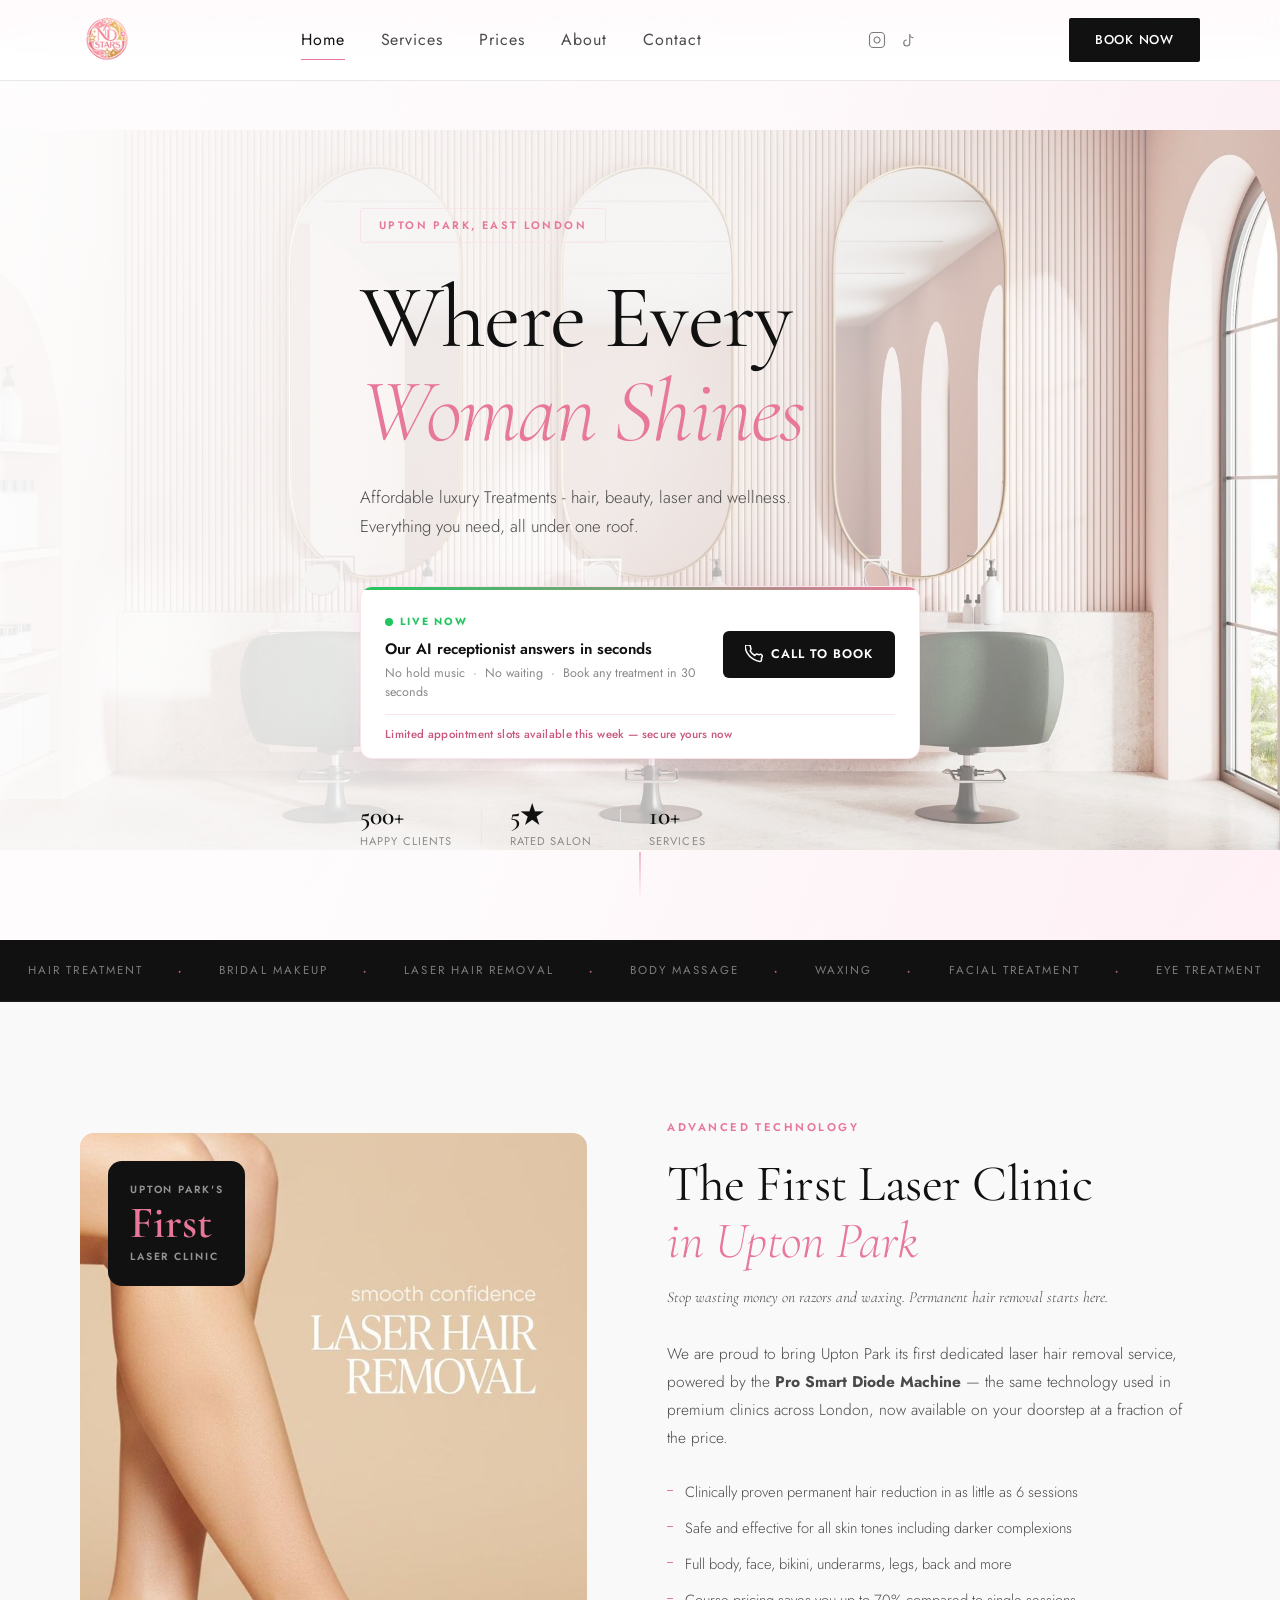
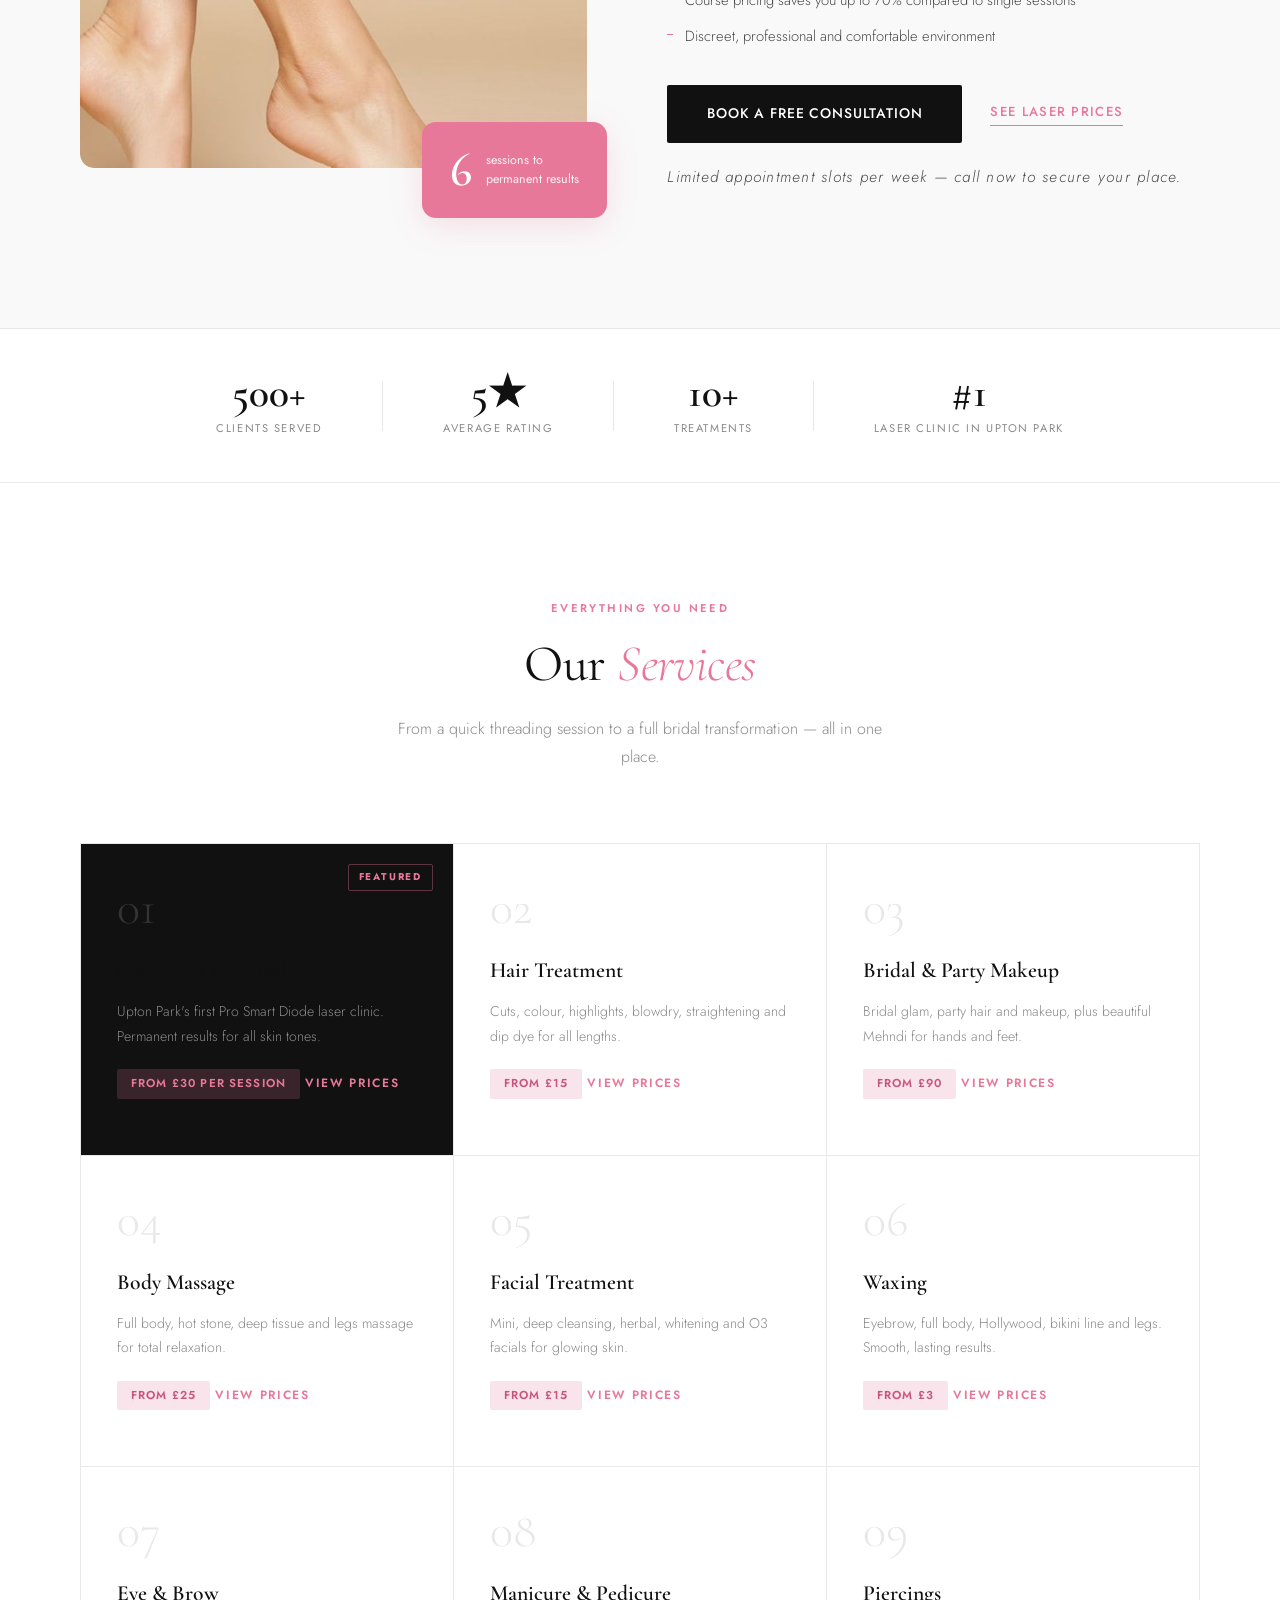
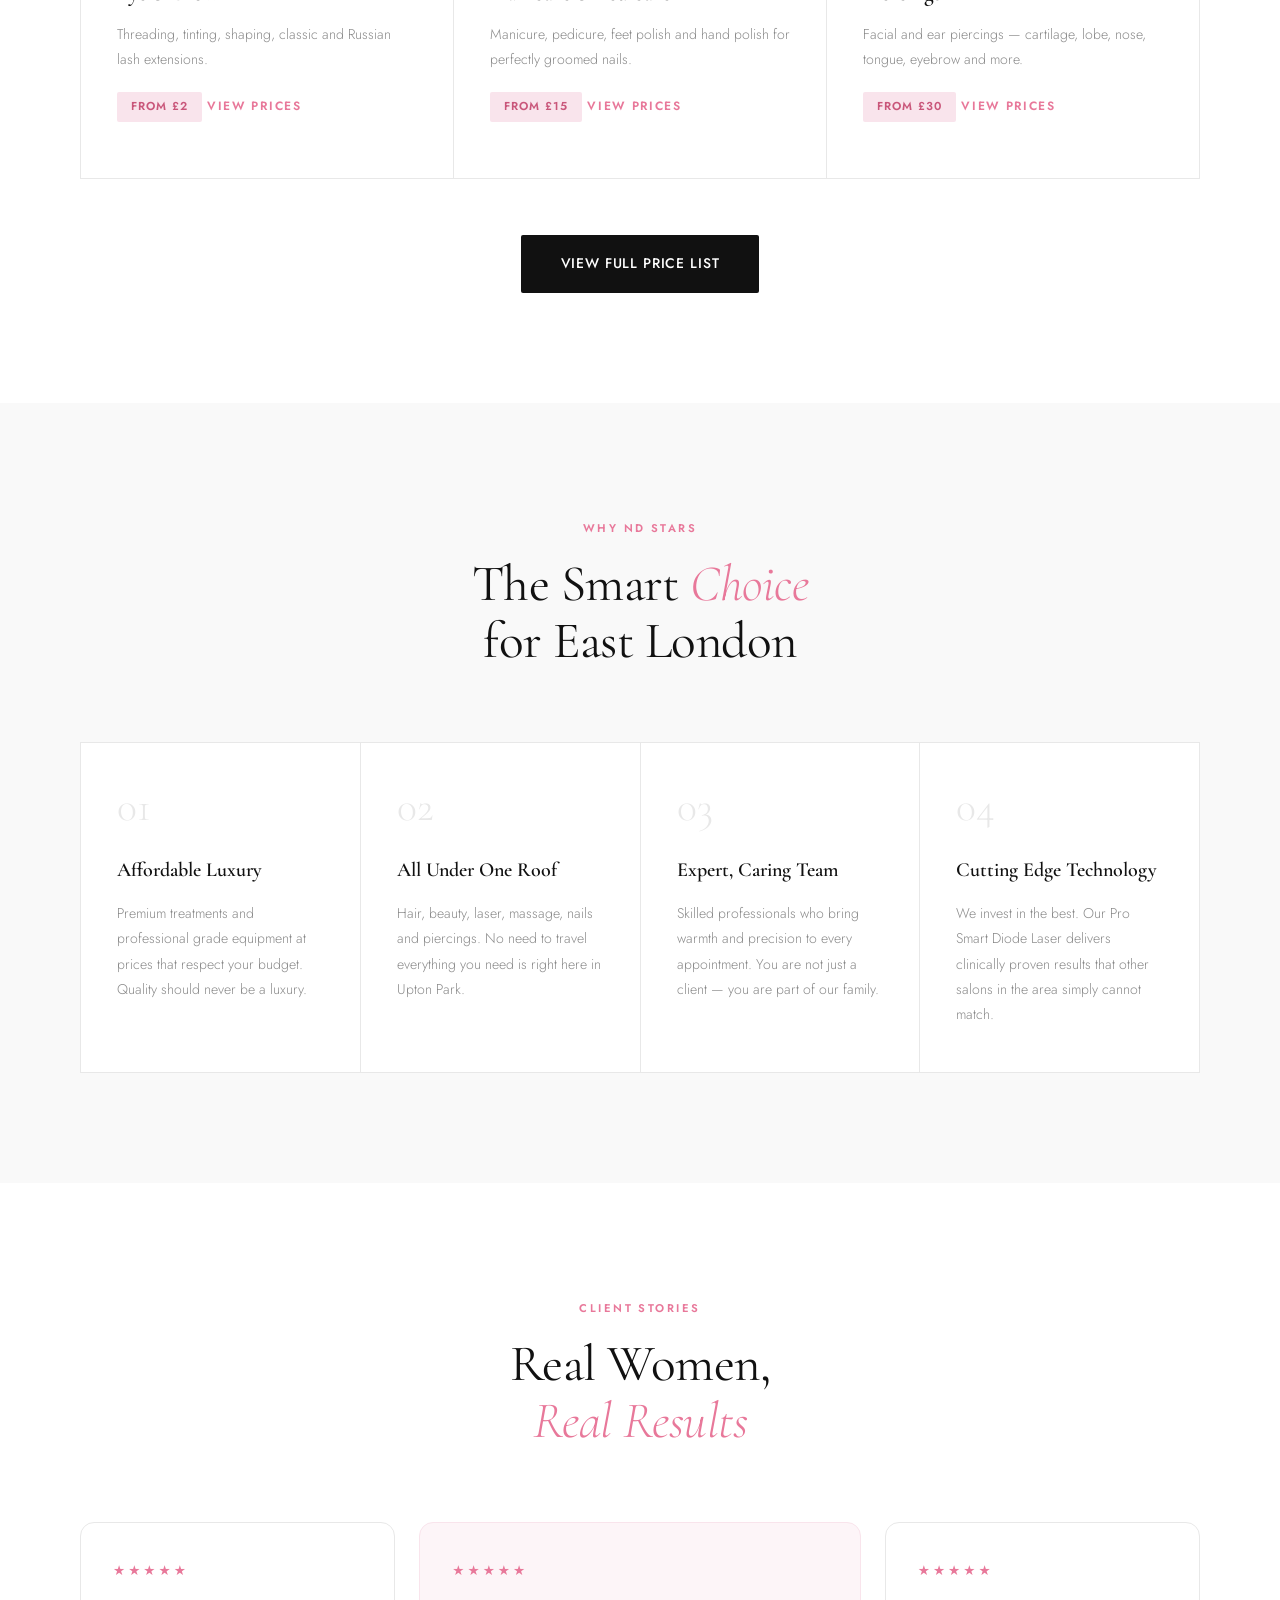
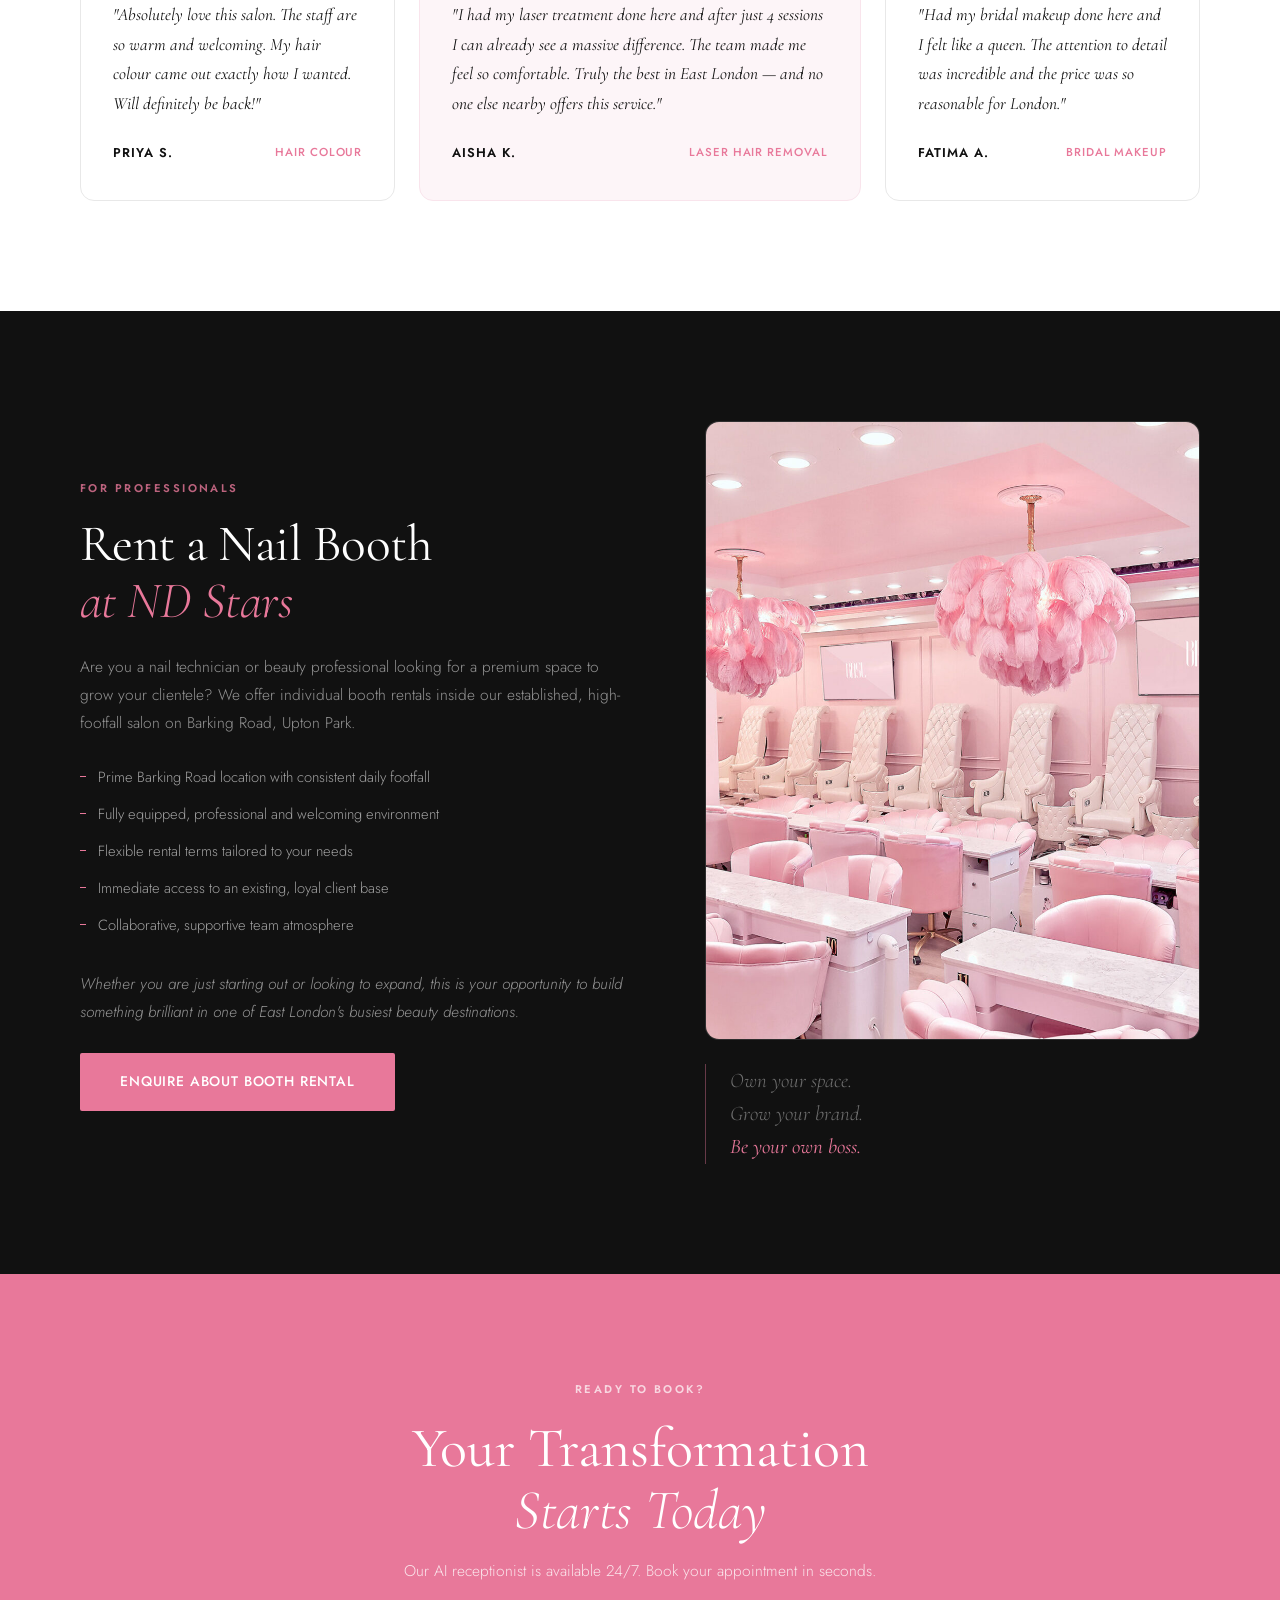
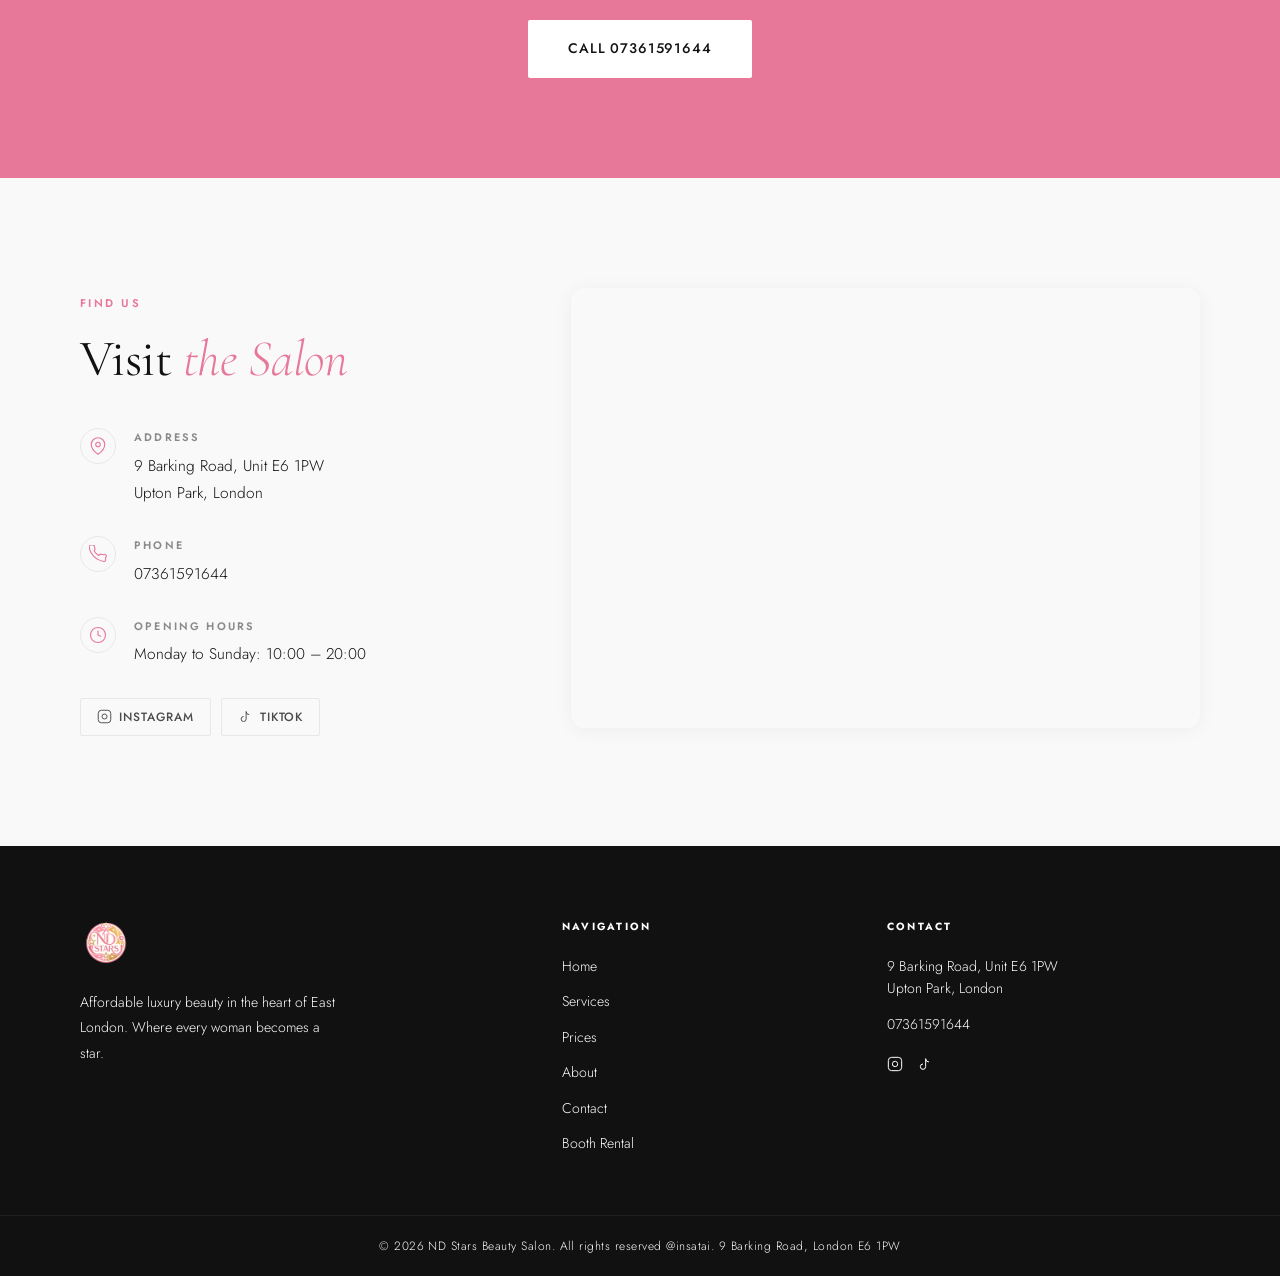
<file: index.html>
<!DOCTYPE html>
<html lang="en-GB">
<head>
  <meta charset="UTF-8" />
  <meta name="viewport" content="width=device-width, initial-scale=1.0" />
  <title>ND Stars Beauty Salon | Upton Park, London</title>
  <meta name="description" content="ND Stars Beauty Salon — Upton Park's first dedicated laser hair removal clinic. Affordable luxury hair, beauty and wellness in East London E6." />
  <link rel="preconnect" href="https://fonts.googleapis.com" />
  <link rel="preconnect" href="https://fonts.gstatic.com" crossorigin />
  <link href="https://fonts.googleapis.com/css2?family=Cormorant+Garamond:ital,wght@0,300;0,400;0,600;1,300;1,400&family=Jost:wght@300;400;500;600&display=swap" rel="stylesheet" />
  <link rel="stylesheet" href="style.css" />
</head>
<body>

  <!-- PROMO BAR -->
  <div class="promo-bar">
    <div class="promo-track">
      <span>Upton Park's First Dedicated Laser Hair Removal Clinic</span>
      <span class="dot">&#183;</span>
      <span>Pro Smart Diode Machine</span>
      <span class="dot">&#183;</span>
      <a href="#laser">Book a Laser Consultation</a>
      <span class="dot">&#183;</span>
      <span>Permanent Results - All Skin Tones</span>
      <span class="dot">&#183;</span>
      <span>Upton Park's First Dedicated Laser Hair Removal Clinic</span>
      <span class="dot">&#183;</span>
      <span>Pro Smart Diode Machine</span>
      <span class="dot">&#183;</span>
      <a href="#laser">Book a Laser Consultation</a>
      <span class="dot">&#183;</span>
      <span>Permanent Results — All Skin Tones</span>
      <span class="dot">&#183;</span>
    </div>
  </div>

  <!-- HEADER -->
  <header class="header" id="header">
    <div class="container header-inner">
      <a href="index.html" class="logo-link">
        <img src="ndlogo.png" alt="ND Stars Beauty Salon" class="logo-img" />
      </a>
      <nav class="nav" id="nav">
        <a href="index.html" class="nav-link active">Home</a>
        <a href="index.html#services" class="nav-link">Services</a>
        <a href="menu.html" class="nav-link">Prices</a>
        <a href="about.html" class="nav-link">About</a>
        <a href="index.html#contact" class="nav-link">Contact</a>
      </nav>
      <div class="header-socials">
        <a href="https://www.instagram.com/n.d.stars?igsh=MXExNG5oNnY0d25obw%3D%3D&utm_source=qr" aria-label="Instagram" target="_blank" rel="noopener">
          <svg width="18" height="18" viewBox="0 0 24 24" fill="none" stroke="currentColor" stroke-width="1.5"><rect x="2" y="2" width="20" height="20" rx="5"/><path d="M16 11.37A4 4 0 1112.63 8 4 4 0 0116 11.37z"/><line x1="17.5" y1="6.5" x2="17.51" y2="6.5"/></svg>
        </a>
        <a href="https://www.tiktok.com/@n.d.stars?_r=1&_t=ZN-94YLyaTE8RC" aria-label="TikTok" target="_blank" rel="noopener">
          <svg width="18" height="18" viewBox="0 0 24 24" fill="none" stroke="currentColor" stroke-width="1.5"><path d="M9 12a4 4 0 104 4V4a5 5 0 005 5"/></svg>
        </a>
      </div>
      <a href="tel:07361591644" class="btn btn-primary header-cta">Book Now</a>
      <button class="burger" id="burger" aria-label="Toggle menu">
        <span></span><span></span><span></span>
      </button>
    </div>
  </header>

  <!-- HERO -->
  <section class="hero" id="home">
    <div class="hero-bg">
      <div class="hero-placeholder">
        <img src="hero.jpg" />
      </div>
      <div class="hero-overlay"></div>
    </div>
    <div class="container hero-content">
      <div class="hero-badge animate-fade-up">Upton Park, East London</div>
      <h1 class="hero-title animate-fade-up" style="animation-delay:0.2s">
        Where Every<br /><em>Woman Shines</em>
      </h1>
      <p class="hero-sub animate-fade-up" style="animation-delay:0.38s">
        Affordable luxury Treatments - hair, beauty, laser and wellness.<br />Everything you need, all under one roof.
      </p>
      <!-- AI BOOKING CARD -->
      <div class="hero-ai-card animate-fade-up" style="animation-delay:0.54s">
        <div class="hac-inner">
          <div class="hac-left">
            <div class="hac-live">
              <span class="hac-dot"></span>
              <span class="hac-live-label">Live Now</span>
            </div>
            <p class="hac-headline">Our AI receptionist answers in seconds</p>
            <p class="hac-sub">No hold music &nbsp;·&nbsp; No waiting &nbsp;·&nbsp; Book any treatment in 30 seconds</p>
          </div>
          <a href="tel:07361591644" class="hac-cta">
            <svg width="18" height="18" viewBox="0 0 24 24" fill="none" stroke="currentColor" stroke-width="2" stroke-linecap="round" stroke-linejoin="round"><path d="M22 16.92v3a2 2 0 01-2.18 2 19.79 19.79 0 01-8.63-3.07A19.5 19.5 0 013.07 10.8 19.79 19.79 0 01.22 2.18 2 2 0 012.18 0h3a2 2 0 012 1.72c.127.96.361 1.903.7 2.81a2 2 0 01-.45 2.11L6.91 7.91a16 16 0 006.06 6.06l1.28-1.28a2 2 0 012.11-.45c.907.339 1.85.573 2.81.7A2 2 0 0122 16.92z"/></svg>
            Call to Book
          </a>
        </div>
        <p class="hac-urgency">Limited appointment slots available this week — secure yours now</p>
      </div>

      <div class="hero-trust animate-fade-up" style="animation-delay:0.7s">
        <div class="trust-item">
          <span class="trust-num">500+</span>
          <span class="trust-label">Happy Clients</span>
        </div>
        <div class="trust-line"></div>
        <div class="trust-item">
          <span class="trust-num">5&#9733;</span>
          <span class="trust-label">Rated Salon</span>
        </div>
        <div class="trust-line"></div>
        <div class="trust-item">
          <span class="trust-num">10+</span>
          <span class="trust-label">Services</span>
        </div>
      </div>
    </div>
    <div class="hero-scroll">
      <div class="hero-scroll-line"></div>
    </div>
  </section>

  <!-- TICKER -->
  <div class="ticker">
    <div class="ticker-track">
      <span>Hair Treatment</span><span class="t-sep">&#183;</span>
      <span>Bridal Makeup</span><span class="t-sep">&#183;</span>
      <span>Laser Hair Removal</span><span class="t-sep">&#183;</span>
      <span>Body Massage</span><span class="t-sep">&#183;</span>
      <span>Waxing</span><span class="t-sep">&#183;</span>
      <span>Facial Treatment</span><span class="t-sep">&#183;</span>
      <span>Eye Treatment</span><span class="t-sep">&#183;</span>
      <span>Piercings</span><span class="t-sep">&#183;</span>
      <span>Manicure &amp; Pedicure</span><span class="t-sep">&#183;</span>
      <span>Hair Treatment</span><span class="t-sep">&#183;</span>
      <span>Bridal Makeup</span><span class="t-sep">&#183;</span>
      <span>Laser Hair Removal</span><span class="t-sep">&#183;</span>
      <span>Body Massage</span><span class="t-sep">&#183;</span>
      <span>Waxing</span><span class="t-sep">&#183;</span>
      <span>Facial Treatment</span><span class="t-sep">&#183;</span>
      <span>Eye Treatment</span><span class="t-sep">&#183;</span>
      <span>Piercings</span><span class="t-sep">&#183;</span>
      <span>Manicure &amp; Pedicure</span><span class="t-sep">&#183;</span>
    </div>
  </div>

  <!-- LASER FEATURE -->
  <section class="laser-feature section-gap" id="laser">
    <div class="container laser-grid">
      <div class="laser-visual reveal">
        <div class="laser-img-wrap">
          <div class="laser-placeholder">
             <img src="laser.jpg" alt="ND Stars Beauty Salon" class="laser-fill-img" />
          </div>
          <div class="laser-float-badge">
            <span class="lfb-top">Upton Park's</span>
            <span class="lfb-main">First</span>
            <span class="lfb-btm">Laser Clinic</span>
          </div>
        </div>
        <div class="laser-float-stat reveal" style="animation-delay:0.3s">
          <span class="lfs-num">6</span>
          <span class="lfs-text">sessions to<br />permanent results</span>
        </div>
      </div>
      <div class="laser-text reveal" style="animation-delay:0.15s">
        <span class="eyebrow">Advanced Technology</span>
        <h2 class="section-title">The First Laser Clinic<br /><em>in Upton Park</em></h2>
        <p class="laser-hook">Stop wasting money on razors and waxing. Permanent hair removal starts here.</p>
        <p>We are proud to bring Upton Park its first dedicated laser hair removal service, powered by the <strong>Pro Smart Diode Machine</strong> — the same technology used in premium clinics across London, now available on your doorstep at a fraction of the price.</p>
        <ul class="laser-benefits">
          <li>Clinically proven permanent hair reduction in as little as 6 sessions</li>
          <li>Safe and effective for all skin tones including darker complexions</li>
          <li>Full body, face, bikini, underarms, legs, back and more</li>
          <li>Course pricing saves you up to 70% compared to single sessions</li>
          <li>Discreet, professional and comfortable environment</li>
        </ul>
        <div class="laser-cta-row">
          <a href="tel:07860125557" class="btn btn-primary btn-lg">Book a Free Consultation</a>
          <a href="menu.html" class="btn btn-ghost">See Laser Prices</a>
        </div>
        <p class="laser-urgency">Limited appointment slots per week — call now to secure your place.</p>
      </div>
    </div>
  </section>

  <!-- PROOF STRIP -->
  <div class="proof-strip">
    <div class="container proof-inner">
      <div class="proof-item reveal"><span class="proof-num">500+</span><span class="proof-label">Clients Served</span></div>
      <div class="proof-line"></div>
      <div class="proof-item reveal" style="animation-delay:0.1s"><span class="proof-num">5&#9733;</span><span class="proof-label">Average Rating</span></div>
      <div class="proof-line"></div>
      <div class="proof-item reveal" style="animation-delay:0.2s"><span class="proof-num">10+</span><span class="proof-label">Treatments</span></div>
      <div class="proof-line"></div>
      <div class="proof-item reveal" style="animation-delay:0.3s"><span class="proof-num">#1</span><span class="proof-label">Laser Clinic in Upton Park</span></div>
    </div>
  </div>

  <!-- SERVICES -->
  <section class="services section-gap" id="services">
    <div class="container">
      <div class="section-header reveal">
        <span class="eyebrow">Everything You Need</span>
        <h2 class="section-title">Our <em>Services</em></h2>
        <p class="section-desc">From a quick threading session to a full bridal transformation — all in one place.</p>
      </div>
      <div class="services-grid">
        <div class="service-card service-card--featured reveal">
          <div class="sc-number">01</div>
          <h3>Laser Hair Removal</h3>
          <p>Upton Park's first Pro Smart Diode laser clinic. Permanent results for all skin tones.</p>
          <span class="price-from">From £30 per session</span>
          <a href="menu.html" class="card-link">View Prices</a>
          <div class="sc-tag">Featured</div>
        </div>
        <div class="service-card reveal" style="animation-delay:0.07s">
          <div class="sc-number">02</div>
          <h3>Hair Treatment</h3>
          <p>Cuts, colour, highlights, blowdry, straightening and dip dye for all lengths.</p>
          <span class="price-from">From £15</span>
          <a href="menu.html" class="card-link">View Prices</a>
        </div>
        <div class="service-card reveal" style="animation-delay:0.14s">
          <div class="sc-number">03</div>
          <h3>Bridal &amp; Party Makeup</h3>
          <p>Bridal glam, party hair and makeup, plus beautiful Mehndi for hands and feet.</p>
          <span class="price-from">From £90</span>
          <a href="menu.html" class="card-link">View Prices</a>
        </div>
        <div class="service-card reveal" style="animation-delay:0.21s">
          <div class="sc-number">04</div>
          <h3>Body Massage</h3>
          <p>Full body, hot stone, deep tissue and legs massage for total relaxation.</p>
          <span class="price-from">From £25</span>
          <a href="menu.html" class="card-link">View Prices</a>
        </div>
        <div class="service-card reveal" style="animation-delay:0.28s">
          <div class="sc-number">05</div>
          <h3>Facial Treatment</h3>
          <p>Mini, deep cleansing, herbal, whitening and O3 facials for glowing skin.</p>
          <span class="price-from">From £15</span>
          <a href="menu.html" class="card-link">View Prices</a>
        </div>
        <div class="service-card reveal" style="animation-delay:0.35s">
          <div class="sc-number">06</div>
          <h3>Waxing</h3>
          <p>Eyebrow, full body, Hollywood, bikini line and legs. Smooth, lasting results.</p>
          <span class="price-from">From £3</span>
          <a href="menu.html" class="card-link">View Prices</a>
        </div>
        <div class="service-card reveal" style="animation-delay:0.42s">
          <div class="sc-number">07</div>
          <h3>Eye &amp; Brow</h3>
          <p>Threading, tinting, shaping, classic and Russian lash extensions.</p>
          <span class="price-from">From £2</span>
          <a href="menu.html" class="card-link">View Prices</a>
        </div>
        <div class="service-card reveal" style="animation-delay:0.49s">
          <div class="sc-number">08</div>
          <h3>Manicure &amp; Pedicure</h3>
          <p>Manicure, pedicure, feet polish and hand polish for perfectly groomed nails.</p>
          <span class="price-from">From £15</span>
          <a href="menu.html" class="card-link">View Prices</a>
        </div>
        <div class="service-card reveal" style="animation-delay:0.56s">
          <div class="sc-number">09</div>
          <h3>Piercings</h3>
          <p>Facial and ear piercings — cartilage, lobe, nose, tongue, eyebrow and more.</p>
          <span class="price-from">From £30</span>
          <a href="menu.html" class="card-link">View Prices</a>
        </div>
      </div>
      <div class="services-cta reveal">
        <a href="menu.html" class="btn btn-primary btn-lg">View Full Price List</a>
      </div>
    </div>
  </section>

  <!-- WHY US -->
  <section class="why-us section-gap">
    <div class="container">
      <div class="section-header reveal">
        <span class="eyebrow">Why ND Stars</span>
        <h2 class="section-title">The Smart <em>Choice</em><br />for East London</h2>
      </div>
      <div class="why-grid">
        <div class="why-card reveal">
          <div class="why-num">01</div>
          <h3>Affordable Luxury</h3>
          <p>Premium treatments and professional grade equipment at prices that respect your budget. Quality should never be a luxury.</p>
        </div>
        <div class="why-card reveal" style="animation-delay:0.1s">
          <div class="why-num">02</div>
          <h3>All Under One Roof</h3>
          <p>Hair, beauty, laser, massage, nails and piercings. No need to travel everything you need is right here in Upton Park.</p>
        </div>
        <div class="why-card reveal" style="animation-delay:0.2s">
          <div class="why-num">03</div>
          <h3>Expert, Caring Team</h3>
          <p>Skilled professionals who bring warmth and precision to every appointment. You are not just a client — you are part of our family.</p>
        </div>
        <div class="why-card reveal" style="animation-delay:0.3s">
          <div class="why-num">04</div>
          <h3>Cutting Edge Technology</h3>
          <p>We invest in the best. Our Pro Smart Diode Laser delivers clinically proven results that other salons in the area simply cannot match.</p>
        </div>
      </div>
    </div>
  </section>

  <!-- TESTIMONIALS -->
  <section class="testimonials section-gap">
    <div class="container">
      <div class="section-header reveal">
        <span class="eyebrow">Client Stories</span>
        <h2 class="section-title">Real Women,<br /><em>Real Results</em></h2>
      </div>
      <div class="testi-grid">
        <div class="testi-card reveal">
          <div class="testi-stars">&#9733;&#9733;&#9733;&#9733;&#9733;</div>
          <p>"Absolutely love this salon. The staff are so warm and welcoming. My hair colour came out exactly how I wanted. Will definitely be back!"</p>
          <div class="testi-foot">
            <span class="testi-name">Priya S.</span>
            <span class="testi-service">Hair Colour</span>
          </div>
        </div>
        <div class="testi-card testi-card--lg reveal" style="animation-delay:0.12s">
          <div class="testi-stars">&#9733;&#9733;&#9733;&#9733;&#9733;</div>
          <p>"I had my laser treatment done here and after just 4 sessions I can already see a massive difference. The team made me feel so comfortable. Truly the best in East London — and no one else nearby offers this service."</p>
          <div class="testi-foot">
            <span class="testi-name">Aisha K.</span>
            <span class="testi-service">Laser Hair Removal</span>
          </div>
        </div>
        <div class="testi-card reveal" style="animation-delay:0.24s">
          <div class="testi-stars">&#9733;&#9733;&#9733;&#9733;&#9733;</div>
          <p>"Had my bridal makeup done here and I felt like a queen. The attention to detail was incredible and the price was so reasonable for London."</p>
          <div class="testi-foot">
            <span class="testi-name">Fatima A.</span>
            <span class="testi-service">Bridal Makeup</span>
          </div>
        </div>
      </div>
    </div>
  </section>

  <!-- BOOTH RENTAL -->
  <section class="booth-rental section-gap" id="booth-rental">
    <div class="container">
      <div class="booth-wrap">
        <div class="booth-text reveal">
          <span class="eyebrow">For Professionals</span>
          <h2 class="section-title">Rent a Nail Booth<br /><em>at ND Stars</em></h2>
          <p>Are you a nail technician or beauty professional looking for a premium space to grow your clientele? We offer individual booth rentals inside our established, high-footfall salon on Barking Road, Upton Park.</p>
          <ul class="booth-list">
            <li>Prime Barking Road location with consistent daily footfall</li>
            <li>Fully equipped, professional and welcoming environment</li>
            <li>Flexible rental terms tailored to your needs</li>
            <li>Immediate access to an existing, loyal client base</li>
            <li>Collaborative, supportive team atmosphere</li>
          </ul>
          <p class="booth-note">Whether you are just starting out or looking to expand, this is your opportunity to build something brilliant in one of East London's busiest beauty destinations.</p>
          <a href="tel:07367374674" class="btn btn-primary btn-lg">Enquire About Booth Rental</a>
        </div>
        <div class="booth-visual reveal" style="animation-delay:0.2s">
          <div class="booth-img">
            <img src="booth1.jpg" />
          </div>
          <div class="booth-quote">
            <p>Own your space.<br />Grow your brand.<br /><em>Be your own boss.</em></p>
          </div>
        </div>
      </div>
    </div>
  </section>

  <!-- CTA BANNER -->
  <section class="cta-banner">
    <div class="container cta-inner reveal">
      <span class="eyebrow eyebrow--light">Ready to Book?</span>
      <h2>Your Transformation<br /><em>Starts Today</em></h2>
      <p>Our AI receptionist is available 24/7. Book your appointment in seconds.</p>
      <a href="tel:07361591644" class="btn btn-white btn-lg">Call 07361591644</a>
    </div>
  </section>

  <!-- CONTACT -->
  <section class="contact section-gap" id="contact">
    <div class="container contact-grid">
      <div class="contact-info reveal">
        <span class="eyebrow">Find Us</span>
        <h2 class="section-title">Visit <em>the Salon</em></h2>
        <div class="contact-item">
          <div class="ci-icon"><svg width="18" height="18" viewBox="0 0 24 24" fill="none" stroke="currentColor" stroke-width="1.5"><path d="M21 10c0 7-9 13-9 13s-9-6-9-13a9 9 0 0118 0z"/><circle cx="12" cy="10" r="3"/></svg></div>
          <div><strong>Address</strong><span>9 Barking Road, Unit E6 1PW<br />Upton Park, London</span></div>
        </div>
        <div class="contact-item">
          <div class="ci-icon"><svg width="18" height="18" viewBox="0 0 24 24" fill="none" stroke="currentColor" stroke-width="1.5"><path d="M22 16.92v3a2 2 0 01-2.18 2 19.79 19.79 0 01-8.63-3.07A19.5 19.5 0 013.07 10.8 19.79 19.79 0 01.22 2.18 2 2 0 012.18 0h3a2 2 0 012 1.72c.127.96.361 1.903.7 2.81a2 2 0 01-.45 2.11L6.91 7.91a16 16 0 006.06 6.06l1.28-1.28a2 2 0 012.11-.45c.907.339 1.85.573 2.81.7A2 2 0 0122 16.92z"/></svg></div>
          <div><strong>Phone</strong><a href="tel:07361591644">07361591644</a></div>
        </div>
        <div class="contact-item">
          <div class="ci-icon"><svg width="18" height="18" viewBox="0 0 24 24" fill="none" stroke="currentColor" stroke-width="1.5"><circle cx="12" cy="12" r="10"/><polyline points="12 6 12 12 16 14"/></svg></div>
          <div><strong>Opening Hours</strong><span>Monday to Sunday: 10:00 – 20:00</span></div>
        </div>
        <div class="social-row">
          <a href="https://www.instagram.com/n.d.stars?igsh=MXExNG5oNnY0d25obw%3D%3D&utm_source=qr" class="social-pill" aria-label="Instagram">
            <svg width="15" height="15" viewBox="0 0 24 24" fill="none" stroke="currentColor" stroke-width="1.5"><rect x="2" y="2" width="20" height="20" rx="5"/><path d="M16 11.37A4 4 0 1112.63 8 4 4 0 0116 11.37z"/><line x1="17.5" y1="6.5" x2="17.51" y2="6.5"/></svg>
            Instagram
          </a>
          <a href="https://www.tiktok.com/@n.d.stars?_r=1&_t=ZN-94YLyaTE8RC" class="social-pill" aria-label="TikTok">
            <svg width="15" height="15" viewBox="0 0 24 24" fill="none" stroke="currentColor" stroke-width="1.5"><path d="M9 12a4 4 0 104 4V4a5 5 0 005 5"/></svg>
            TikTok
          </a>
        </div>
      </div>
      <div class="map-wrap reveal" style="animation-delay:0.2s">
        <iframe src="https://www.google.com/maps/embed?pb=!1m18!1m12!1m3!1d2483.5!2d0.0386!3d51.5312!2m3!1f0!2f0!3f0!3m2!1i1024!2i768!4f13.1!3m3!1m2!1s0x47d8a7c29affffff%3A0x1!2s9+Barking+Rd%2C+London+E6+1PW!5e0!3m2!1sen!2suk!4v1" width="100%" height="100%" style="border:0;" allowfullscreen="" loading="lazy" referrerpolicy="no-referrer-when-downgrade" title="ND Stars Salon Location"></iframe>
      </div>
    </div>
  </section>

  <!-- FOOTER -->
  <footer class="footer">
    <div class="footer-top">
      <div class="container footer-inner">
        <div class="footer-brand">
          <img src="ndlogo.png" alt="ND Stars" class="footer-logo" />
          <p>Affordable luxury beauty in the heart of East London. Where every woman becomes a star.</p>
        </div>
        <div class="footer-col">
          <h4>Navigation</h4>
          <a href="index.html">Home</a>
          <a href="index.html#services">Services</a>
          <a href="menu.html">Prices</a>
          <a href="about.html">About</a>
          <a href="index.html#contact">Contact</a>
          <a href="index.html#booth-rental">Booth Rental</a>
        </div>
        <div class="footer-col">
          <h4>Contact</h4>
          <p>9 Barking Road, Unit E6 1PW<br />Upton Park, London</p>
          <a href="tel:07361591644">07361591644</a>
          <div class="footer-socials">
            <a href="https://www.instagram.com/n.d.stars?igsh=MXExNG5oNnY0d25obw%3D%3D&utm_source=qr" aria-label="Instagram"><svg width="16" height="16" viewBox="0 0 24 24" fill="none" stroke="currentColor" stroke-width="1.5"><rect x="2" y="2" width="20" height="20" rx="5"/><path d="M16 11.37A4 4 0 1112.63 8 4 4 0 0116 11.37z"/><line x1="17.5" y1="6.5" x2="17.51" y2="6.5"/></svg></a>
            <a href="https://www.tiktok.com/@n.d.stars?_r=1&_t=ZN-94YLyaTE8RC " aria-label="TikTok"><svg width="16" height="16" viewBox="0 0 24 24" fill="none" stroke="currentColor" stroke-width="1.5"><path d="M9 12a4 4 0 104 4V4a5 5 0 005 5"/></svg></a>
          </div>
        </div>
      </div>
    </div>
    <div class="footer-bottom">
      <div class="container">
        <p>&#169; 2026 ND Stars Beauty Salon. All rights reserved <a href="https://insatai.com/">@insatai</a>. 9 Barking Road, London E6 1PW</p>
      </div>
    </div>
  </footer>

  <!-- STICKY MOBILE BOOK BAR -->
  <div class="sticky-book" id="stickyBook" aria-label="Book via AI">
    <div class="sb-left">
      <span class="sb-dot"></span>
      <div class="sb-text">
        <span class="sb-title">AI Receptionist — Live Now</span>
        <span class="sb-sub">No wait &nbsp;·&nbsp; Books in 30 seconds</span>
      </div>
    </div>
    <a href="tel:07361591644" class="sb-cta">
      <svg width="16" height="16" viewBox="0 0 24 24" fill="none" stroke="currentColor" stroke-width="2" stroke-linecap="round" stroke-linejoin="round"><path d="M22 16.92v3a2 2 0 01-2.18 2 19.79 19.79 0 01-8.63-3.07A19.5 19.5 0 013.07 10.8 19.79 19.79 0 01.22 2.18 2 2 0 012.18 0h3a2 2 0 012 1.72c.127.96.361 1.903.7 2.81a2 2 0 01-.45 2.11L6.91 7.91a16 16 0 006.06 6.06l1.28-1.28a2 2 0 012.11-.45c.907.339 1.85.573 2.81.7A2 2 0 0122 16.92z"/></svg>
      Call Now
    </a>
  </div>

  <script src="main.js"></script>
</body>
</html>
</file>
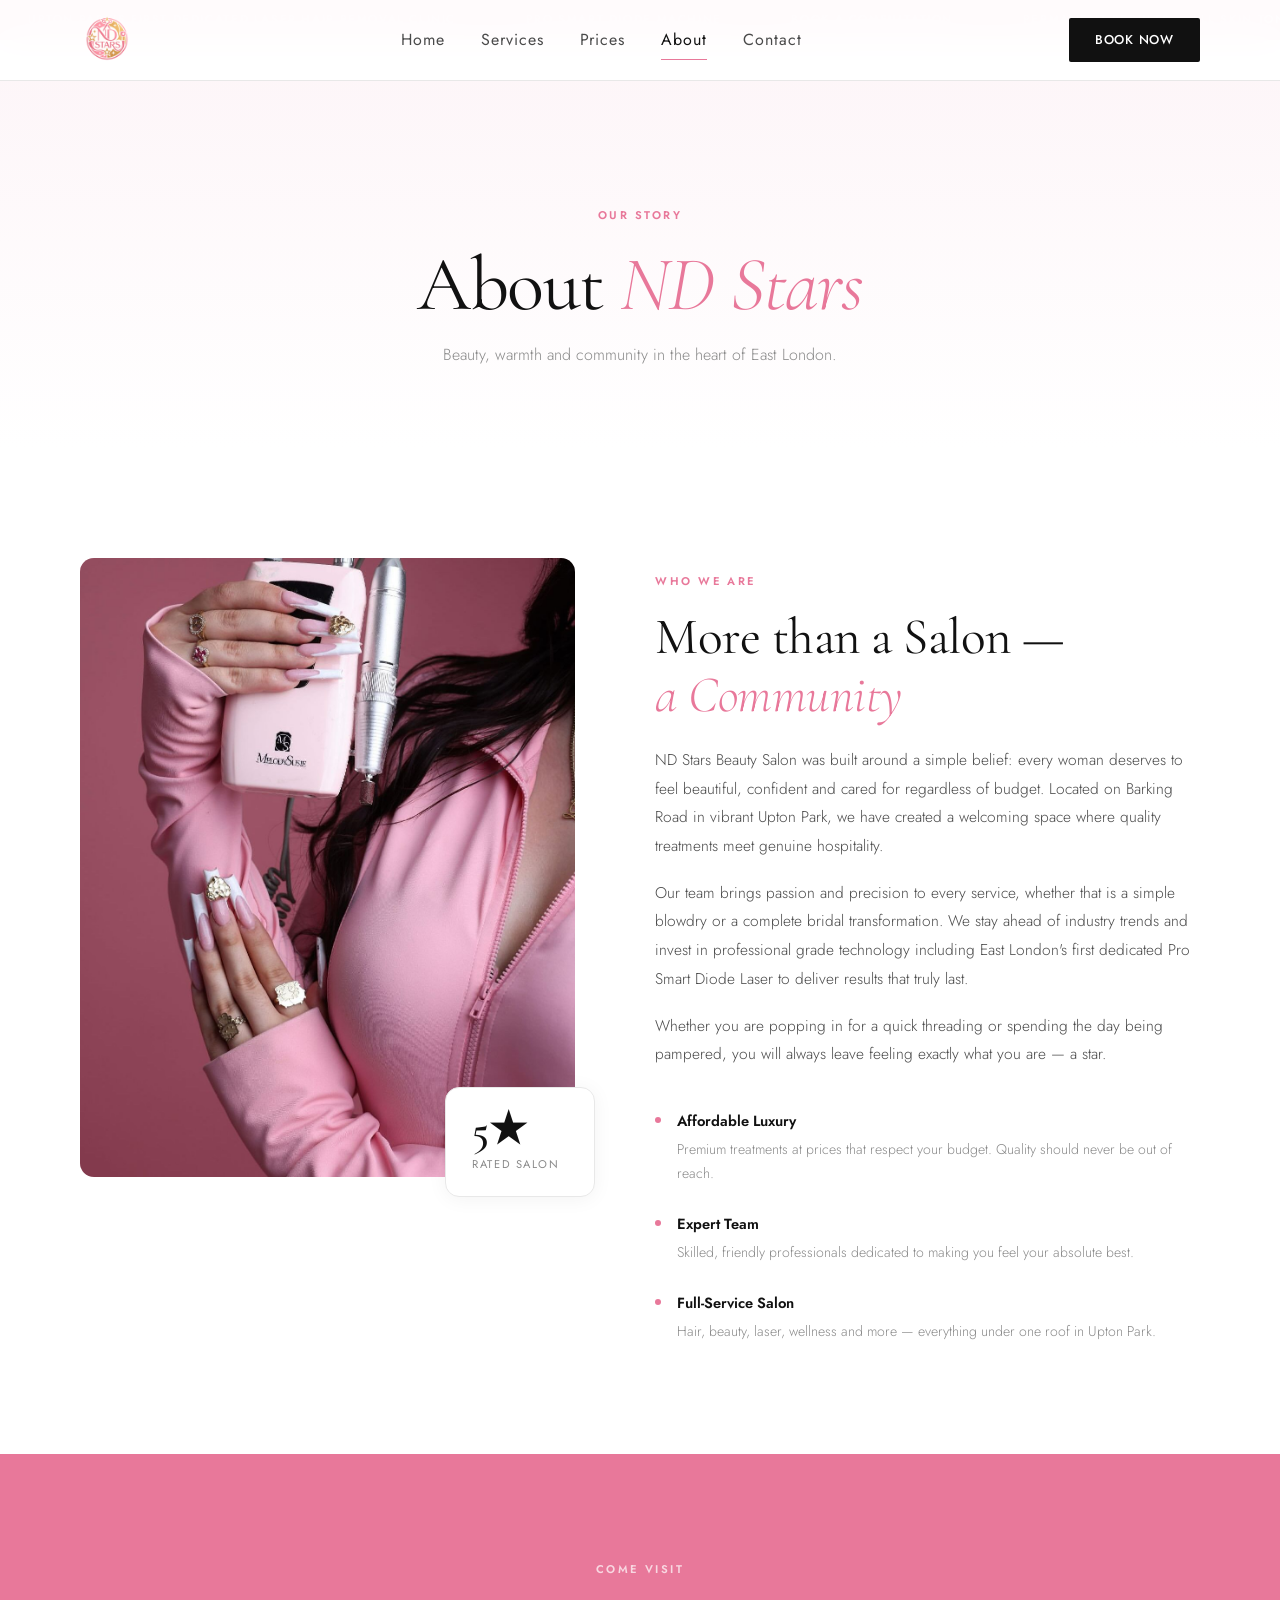
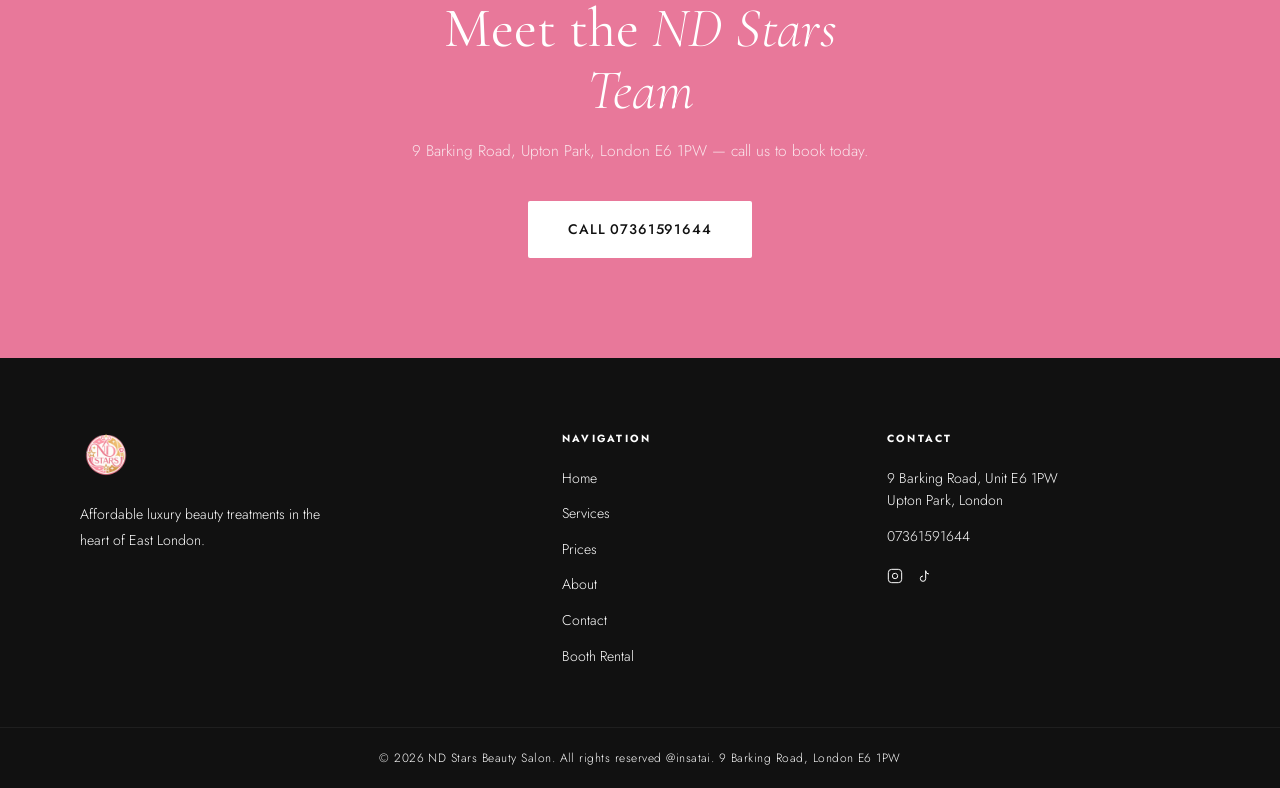
<file: about.html>
<!DOCTYPE html>
<html lang="en-GB">
<head>
  <meta charset="UTF-8" />
  <meta name="viewport" content="width=device-width, initial-scale=1.0" />
  <title>About Us | ND Stars Beauty Salon</title>
  <link rel="preconnect" href="https://fonts.googleapis.com" />
  <link rel="preconnect" href="https://fonts.gstatic.com" crossorigin />
  <link href="https://fonts.googleapis.com/css2?family=Cormorant+Garamond:ital,wght@0,300;0,400;0,600;1,300;1,400&family=Jost:wght@300;400;500;600&display=swap" rel="stylesheet" />
  <link rel="stylesheet" href="style.css" />
</head>
<body>

  <div class="promo-bar">
    <div class="promo-track">
      <span>Upton Park's First Dedicated Laser Hair Removal Clinic</span>
      <span class="dot">&#183;</span>
      <span>Pro Smart Diode Machine</span>
      <span class="dot">&#183;</span>
      <a href="index.html#laser">Book a Consultation</a>
      <span class="dot">&#183;</span>
      <span>Permanent Results — All Skin Tones</span>
      <span class="dot">&#183;</span>
      <span>Upton Park's First Dedicated Laser Hair Removal Clinic</span>
      <span class="dot">&#183;</span>
      <span>Pro Smart Diode Machine</span>
      <span class="dot">&#183;</span>
      <a href="index.html#laser">Book a Consultation</a>
      <span class="dot">&#183;</span>
      <span>Permanent Results — All Skin Tones</span>
      <span class="dot">&#183;</span>
    </div>
  </div>

  <header class="header" id="header">
    <div class="container header-inner">
      <a href="index.html" class="logo-link">
        <img src="ndlogo.png" alt="ND Stars Beauty Salon" class="logo-img" />
      </a>
      <nav class="nav" id="nav">
        <a href="index.html" class="nav-link">Home</a>
        <a href="index.html#services" class="nav-link">Services</a>
        <a href="menu.html" class="nav-link">Prices</a>
        <a href="about.html" class="nav-link active">About</a>
        <a href="index.html#contact" class="nav-link">Contact</a>
      </nav>
      <a href="tel:07361591644" class="btn btn-primary header-cta">Book Now</a>
      <button class="burger" id="burger" aria-label="Toggle menu">
        <span></span><span></span><span></span>
      </button>
    </div>
  </header>

  <section class="page-hero">
    <div class="container">
      <span class="eyebrow animate-fade-up">Our Story</span>
      <h1 class="page-hero-title animate-fade-up" style="animation-delay:0.15s">About <em>ND Stars</em></h1>
      <p class="animate-fade-up" style="animation-delay:0.3s">Beauty, warmth and community  in the heart of East London.</p>
    </div>
  </section>

  <section class="about-body section-gap">
    <div class="container about-grid">
      <div class="about-img-wrap reveal">
        <div class="about-img-placeholder">
          <img src="image1.jpg" alt="ND Stars Beauty Salon" />
        </div>
        <div class="about-accent-box">
          <span class="proof-num">5&#9733;</span>
          <span class="proof-label">Rated Salon</span>
        </div>
      </div>
      <div class="about-text reveal" style="animation-delay:0.2s">
        <span class="eyebrow">Who We Are</span>
        <h2 class="section-title">More than a Salon —<br /><em>a Community</em></h2>
        <p>ND Stars Beauty Salon was built around a simple belief: every woman deserves to feel beautiful, confident and cared for regardless of budget. Located on Barking Road in vibrant Upton Park, we have created a welcoming space where quality treatments meet genuine hospitality.</p>
        <p>Our team brings passion and precision to every service, whether that is a simple blowdry or a complete bridal transformation. We stay ahead of industry trends and invest in professional grade technology including East London's first dedicated Pro Smart Diode Laser to deliver results that truly last.</p>
        <p>Whether you are popping in for a quick threading or spending the day being pampered, you will always leave feeling exactly what you are — a star.</p>
        <div class="about-values">
          <div class="value-item">
            <div class="value-icon"></div>
            <div>
              <strong>Affordable Luxury</strong>
              <p>Premium treatments at prices that respect your budget. Quality should never be out of reach.</p>
            </div>
          </div>
          <div class="value-item">
            <div class="value-icon"></div>
            <div>
              <strong>Expert Team</strong>
              <p>Skilled, friendly professionals dedicated to making you feel your absolute best.</p>
            </div>
          </div>
          <div class="value-item">
            <div class="value-icon"></div>
            <div>
              <strong>Full-Service Salon</strong>
              <p>Hair, beauty, laser, wellness and more — everything under one roof in Upton Park.</p>
            </div>
          </div>
        </div>
      </div>
    </div>
  </section>

  <section class="cta-banner">
    <div class="container cta-inner reveal">
      <span class="eyebrow eyebrow--light">Come Visit</span>
      <h2>Meet the <em>ND Stars Team</em></h2>
      <p>9 Barking Road, Upton Park, London E6 1PW — call us to book today.</p>
      <a href="tel:07361591644" class="btn btn-white btn-lg">Call 07361591644</a>
    </div>
  </section>

  <footer class="footer">
    <div class="footer-top">
      <div class="container footer-inner">
        <div class="footer-brand">
          <img src="ndlogo.png" alt="ND Stars" class="footer-logo" />
          <p>Affordable luxury beauty treatments in the heart of East London.</p>
        </div>
        <div class="footer-col">
          <h4>Navigation</h4>
          <a href="index.html">Home</a>
          <a href="index.html#services">Services</a>
          <a href="menu.html">Prices</a>
          <a href="about.html">About</a>
          <a href="index.html#contact">Contact</a>
          <a href="index.html#booth-rental">Booth Rental</a>
        </div>
        <div class="footer-col">
          <h4>Contact</h4>
          <p>9 Barking Road, Unit E6 1PW<br />Upton Park, London</p>
          <a href="tel:07361591644">07361591644</a>
          <div class="footer-socials">
            <a href="https://www.instagram.com/n.d.stars?igsh=MXExNG5oNnY0d25obw%3D%3D&utm_source=qr" aria-label="Instagram"><svg width="16" height="16" viewBox="0 0 24 24" fill="none" stroke="currentColor" stroke-width="1.5"><rect x="2" y="2" width="20" height="20" rx="5"/><path d="M16 11.37A4 4 0 1112.63 8 4 4 0 0116 11.37z"/><line x1="17.5" y1="6.5" x2="17.51" y2="6.5"/></svg></a>
            <a href="https://www.tiktok.com/@n.d.stars?_r=1&_t=ZN-94YLyaTE8RC" aria-label="TikTok"><svg width="16" height="16" viewBox="0 0 24 24" fill="none" stroke="currentColor" stroke-width="1.5"><path d="M9 12a4 4 0 104 4V4a5 5 0 005 5"/></svg></a>
          </div>
        </div>
      </div>
    </div>
    <div class="footer-bottom">
      <div class="container">
        <p>&#169; 2026 ND Stars Beauty Salon. All rights reserved <a href="https://insatai.com/">@insatai</a>. 9 Barking Road, London E6 1PW</p>
      </div>
    </div>
  </footer>

  <script src="main.js"></script>
</body>
</html>
</file>
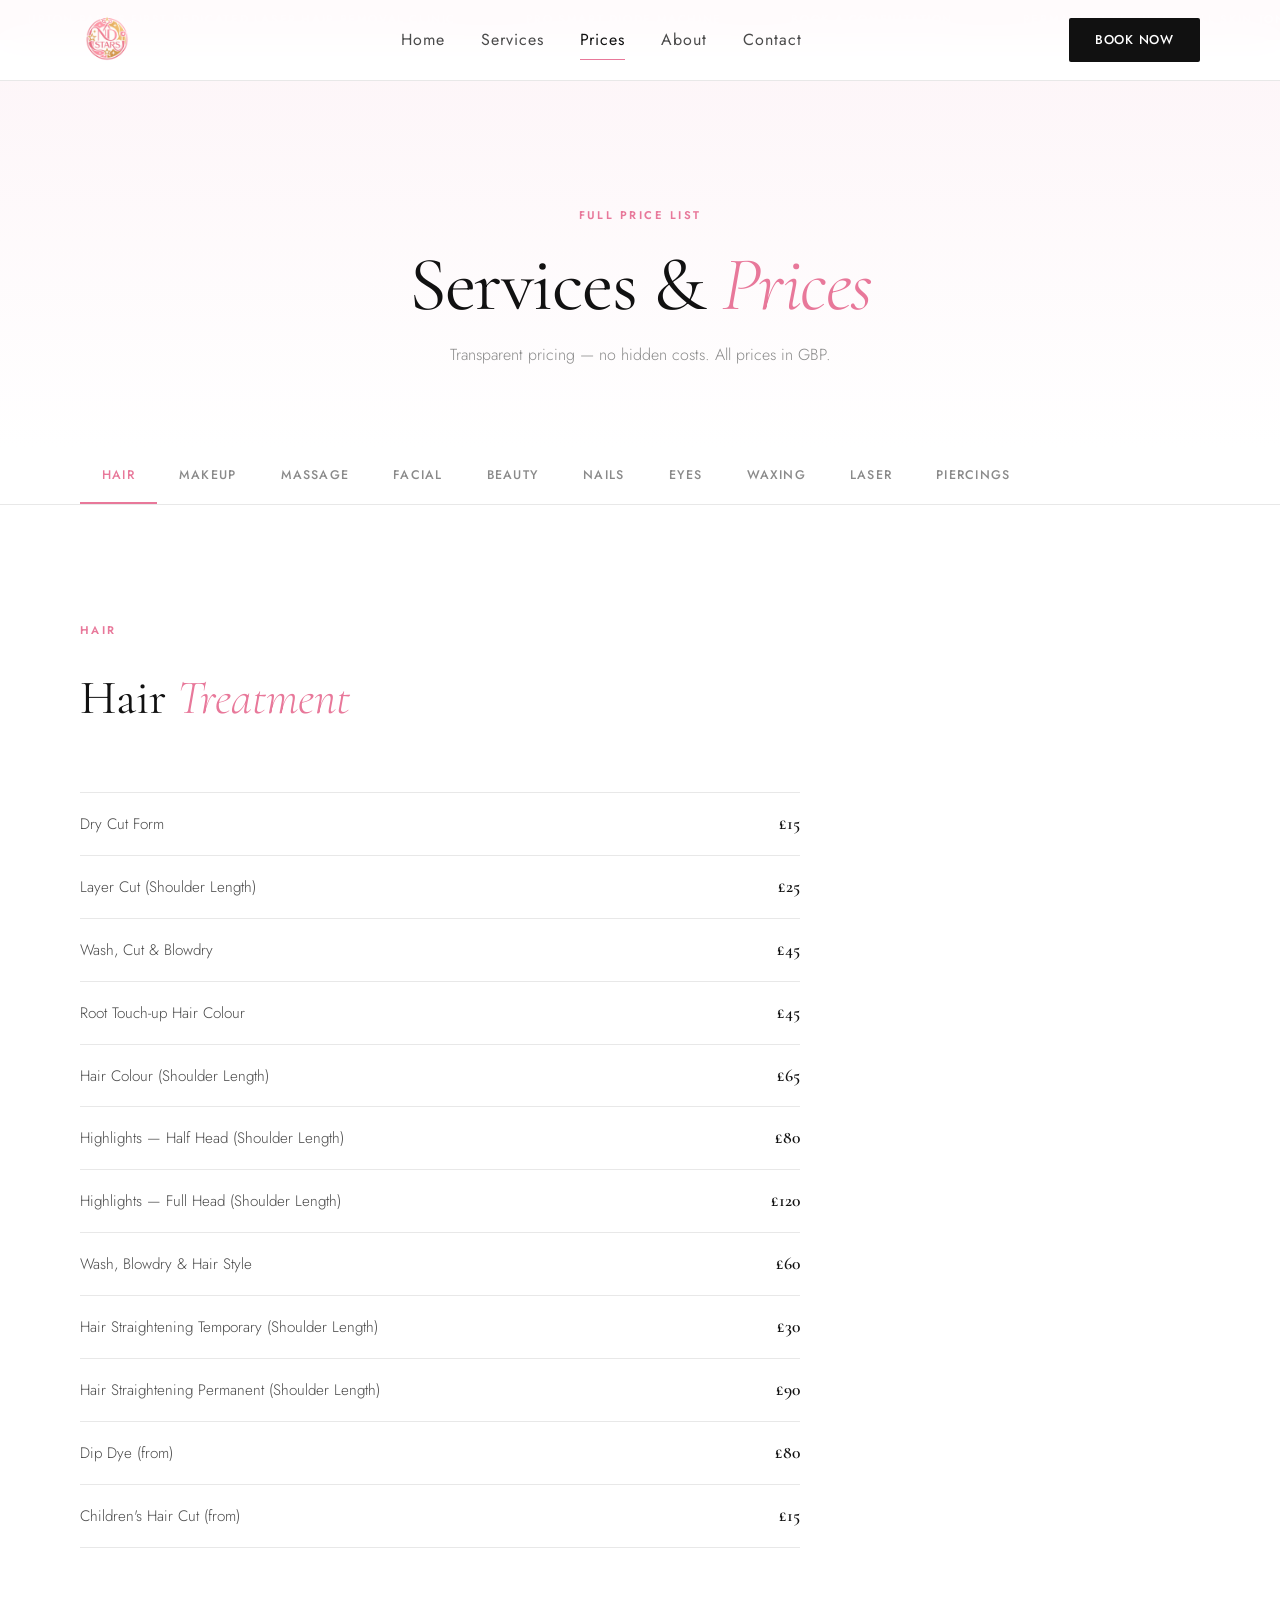
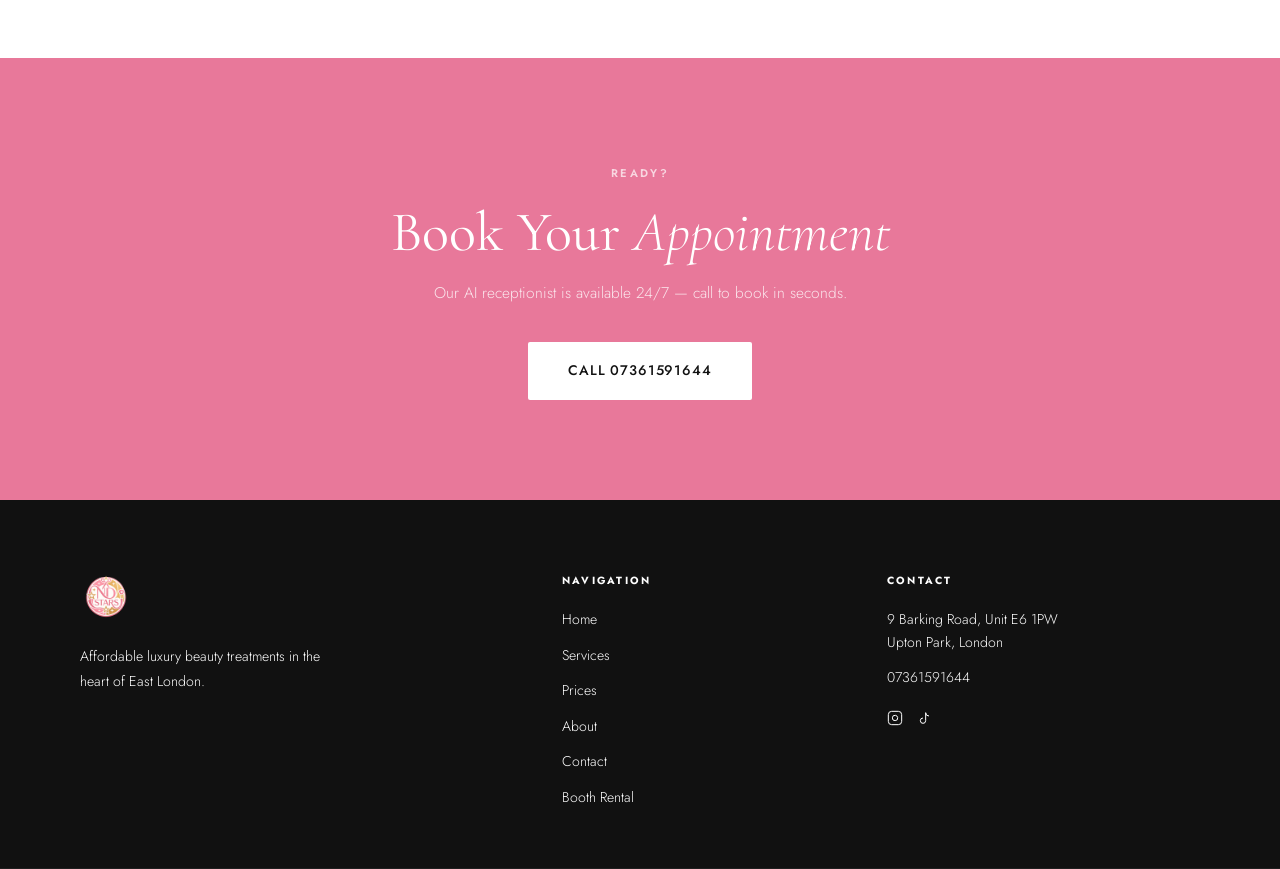
<file: menu.html>
<!DOCTYPE html>
<html lang="en-GB">
<head>
  <meta charset="UTF-8" />
  <meta name="viewport" content="width=device-width, initial-scale=1.0" />
  <title>Services &amp; Prices | ND Stars Beauty Salon</title>
  <meta name="description" content="Full price list for ND Stars Beauty Salon — Hair, Beauty, Laser, Massage, Waxing, Piercings and more in Upton Park, London E6." />
  <link rel="preconnect" href="https://fonts.googleapis.com" />
  <link rel="preconnect" href="https://fonts.gstatic.com" crossorigin />
  <link href="https://fonts.googleapis.com/css2?family=Cormorant+Garamond:ital,wght@0,300;0,400;0,600;1,300;1,400&family=Jost:wght@300;400;500;600&display=swap" rel="stylesheet" />
  <link rel="stylesheet" href="style.css" />
</head>
<body>

  <div class="promo-bar">
    <div class="promo-track">
      <span>Upton Park's First Dedicated Laser Hair Removal Clinic</span>
      <span class="dot">&#183;</span>
      <span>Pro Smart Diode Machine</span>
      <span class="dot">&#183;</span>
      <a href="index.html#laser">Book a Consultation</a>
      <span class="dot">&#183;</span>
      <span>Permanent Results — All Skin Tones</span>
      <span class="dot">&#183;</span>
      <span>Upton Park's First Dedicated Laser Hair Removal Clinic</span>
      <span class="dot">&#183;</span>
      <span>Pro Smart Diode Machine</span>
      <span class="dot">&#183;</span>
      <a href="index.html#laser">Book a Consultation</a>
      <span class="dot">&#183;</span>
      <span>Permanent Results — All Skin Tones</span>
      <span class="dot">&#183;</span>
    </div>
  </div>

  <header class="header" id="header">
    <div class="container header-inner">
      <a href="index.html" class="logo-link">
        <img src="ndlogo.png" alt="ND Stars Beauty Salon" class="logo-img" />
      </a>
      <nav class="nav" id="nav">
        <a href="index.html" class="nav-link">Home</a>
        <a href="index.html#services" class="nav-link">Services</a>
        <a href="menu.html" class="nav-link active">Prices</a>
        <a href="about.html" class="nav-link">About</a>
        <a href="index.html#contact" class="nav-link">Contact</a>
      </nav>
      <a href="tel:07361591644" class="btn btn-primary header-cta">Book Now</a>
      <button class="burger" id="burger" aria-label="Toggle menu">
        <span></span><span></span><span></span>
      </button>
    </div>
  </header>

  <section class="page-hero">
    <div class="container">
      <span class="eyebrow animate-fade-up">Full Price List</span>
      <h1 class="page-hero-title animate-fade-up" style="animation-delay:0.15s">Services &amp; <em>Prices</em></h1>
      <p class="animate-fade-up" style="animation-delay:0.3s">Transparent pricing — no hidden costs. All prices in GBP.</p>
    </div>
  </section>

  <div class="tab-nav" id="menu-tabs">
    <div class="container tab-nav-inner">
      <button class="tab-btn active" data-tab="hair">Hair</button>
      <button class="tab-btn" data-tab="makeup">Makeup</button>
      <button class="tab-btn" data-tab="massage">Massage</button>
      <button class="tab-btn" data-tab="facial">Facial</button>
      <button class="tab-btn" data-tab="beauty">Beauty</button>
      <button class="tab-btn" data-tab="nails">Nails</button>
      <button class="tab-btn" data-tab="eye">Eyes</button>
      <button class="tab-btn" data-tab="waxing">Waxing</button>
      <button class="tab-btn" data-tab="laser">Laser</button>
      <button class="tab-btn" data-tab="piercing">Piercings</button>
    </div>
  </div>

  <main class="menu-main section-gap">
    <div class="container">

      <!-- HAIR -->
      <div class="tab-content active" id="tab-hair">
        <div class="menu-section-header reveal" id="hair">
          <span class="eyebrow">Hair</span>
          <h2>Hair <em>Treatment</em></h2>
        </div>
        <div class="price-list reveal">
          <div class="price-item"><span>Dry Cut Form</span><span>£15</span></div>
          <div class="price-item"><span>Layer Cut (Shoulder Length)</span><span>£25</span></div>
          <div class="price-item"><span>Wash, Cut &amp; Blowdry</span><span>£45</span></div>
          <div class="price-item"><span>Root Touch-up Hair Colour</span><span>£45</span></div>
          <div class="price-item"><span>Hair Colour (Shoulder Length)</span><span>£65</span></div>
          <div class="price-item"><span>Highlights — Half Head (Shoulder Length)</span><span>£80</span></div>
          <div class="price-item"><span>Highlights — Full Head (Shoulder Length)</span><span>£120</span></div>
          <div class="price-item"><span>Wash, Blowdry &amp; Hair Style</span><span>£60</span></div>
          <div class="price-item"><span>Hair Straightening Temporary (Shoulder Length)</span><span>£30</span></div>
          <div class="price-item"><span>Hair Straightening Permanent (Shoulder Length)</span><span>£90</span></div>
          <div class="price-item"><span>Dip Dye (from)</span><span>£80</span></div>
          <div class="price-item"><span>Children's Hair Cut (from)</span><span>£15</span></div>
        </div>
      </div>

      <!-- MAKEUP -->
      <div class="tab-content" id="tab-makeup">
        <div class="menu-section-header reveal" id="makeup">
          <span class="eyebrow">Bridal &amp; Party</span>
          <h2>Hair &amp; <em>Makeup</em></h2>
        </div>
        <div class="price-list reveal">
          <div class="price-item highlight"><span>Bridal Hair &amp; Makeup</span><span>£280</span></div>
          <div class="price-item"><span>Party Hair &amp; Makeup</span><span>£90</span></div>
          <div class="price-item highlight"><span>Bridal Mehndi — Hand &amp; Feet</span><span>£250</span></div>
        </div>
      </div>

      <!-- MASSAGE -->
      <div class="tab-content" id="tab-massage">
        <div class="menu-section-header reveal" id="massage">
          <span class="eyebrow">Relaxation</span>
          <h2>Body <em>Massage</em></h2>
        </div>
        <div class="price-list reveal">
          <div class="price-item"><span>Full Body Massage</span><span>£50</span></div>
          <div class="price-item"><span>Hot Stone Massage</span><span>£55</span></div>
          <div class="price-item highlight"><span>Deep Tissue Massage</span><span>£65</span></div>
          <div class="price-item"><span>Legs Massage</span><span>£25</span></div>
        </div>
      </div>

      <!-- FACIAL -->
      <div class="tab-content" id="tab-facial">
        <div class="menu-section-header reveal" id="facial">
          <span class="eyebrow">Skincare</span>
          <h2>Facial <em>Treatment</em></h2>
        </div>
        <div class="price-list reveal">
          <div class="price-item"><span>Mini Facial</span><span>£20</span></div>
          <div class="price-item"><span>Face Cleaning</span><span>£15</span></div>
          <div class="price-item"><span>Herbal Facial (20 mins)</span><span>£25</span></div>
          <div class="price-item"><span>Deep Cleaning Facial (10 mins)</span><span>£40</span></div>
          <div class="price-item"><span>Whitening Facial</span><span>£45</span></div>
          <div class="price-item highlight"><span>O3 + Whitening Facial</span><span>£50</span></div>
        </div>
      </div>

      <!-- BEAUTY -->
      <div class="tab-content" id="tab-beauty">
        <div class="menu-section-header reveal" id="beauty">
          <span class="eyebrow">Threading</span>
          <h2>Beauty <em>Treatment</em></h2>
        </div>
        <div class="price-list reveal">
          <div class="price-item"><span>Eyebrow Threading</span><span>£5</span></div>
          <div class="price-item"><span>Upper Lips Threading</span><span>£3</span></div>
          <div class="price-item"><span>Lower Lips Threading</span><span>£2</span></div>
          <div class="price-item"><span>Chin Threading</span><span>£5</span></div>
          <div class="price-item highlight"><span>Full Face Threading</span><span>£20</span></div>
          <div class="price-item"><span>Sides Threading</span><span>£8</span></div>
          <div class="price-item"><span>Forehead Threading</span><span>£8</span></div>
        </div>
      </div>

      <!-- NAILS -->
      <div class="tab-content" id="tab-nails">
        <div class="menu-section-header reveal" id="nails">
          <span class="eyebrow">Hands &amp; Feet</span>
          <h2>Manicure &amp; <em>Pedicure</em></h2>
        </div>
        <div class="price-list reveal">
          <div class="price-item"><span>Manicure</span><span>£15</span></div>
          <div class="price-item highlight"><span>Pedicure</span><span>£25</span></div>
          <div class="price-item"><span>Feet Polish</span><span>£15</span></div>
          <div class="price-item"><span>Hand Polish</span><span>£20</span></div>
        </div>
      </div>

      <!-- EYE -->
      <div class="tab-content" id="tab-eye">
        <div class="menu-section-header reveal" id="eye">
          <span class="eyebrow">Lashes &amp; Brows</span>
          <h2>Eye <em>Treatment</em></h2>
        </div>
        <div class="price-list reveal">
          <div class="price-item"><span>Eye Brow Tint</span><span>£8</span></div>
          <div class="price-item"><span>Eye Lash Tint</span><span>£10</span></div>
          <div class="price-item"><span>Eyebrow Tint with Shape</span><span>£12</span></div>
          <div class="price-item"><span>Classic Eye Lash Extension</span><span>£40</span></div>
          <div class="price-item highlight"><span>Russian Eye Lash Extension</span><span>£80</span></div>
          <div class="price-item"><span>Strip Eye Lash</span><span>£10</span></div>
        </div>
      </div>

      <!-- WAXING -->
      <div class="tab-content" id="tab-waxing">
        <div class="menu-section-header reveal" id="waxing">
          <span class="eyebrow">Smooth Skin</span>
          <h2>Waxing <em>Services</em></h2>
        </div>
        <div class="price-list reveal">
          <div class="price-item"><span>Eyebrow Wax</span><span>£7</span></div>
          <div class="price-item"><span>Upper Lips Wax</span><span>£5</span></div>
          <div class="price-item"><span>Lower Lips Wax</span><span>£3</span></div>
          <div class="price-item"><span>Chin Wax</span><span>£6</span></div>
          <div class="price-item"><span>Full Face Wax</span><span>£25</span></div>
          <div class="price-item"><span>Sides Wax</span><span>£10</span></div>
          <div class="price-item"><span>Forehead Wax</span><span>£5</span></div>
          <div class="price-item"><span>Full Arms Wax</span><span>£18</span></div>
          <div class="price-item"><span>Underarms Wax</span><span>£10</span></div>
          <div class="price-item"><span>Half Arm Wax</span><span>£14</span></div>
          <div class="price-item"><span>Full Leg Wax</span><span>£20</span></div>
          <div class="price-item"><span>Half Leg Wax</span><span>£15</span></div>
          <div class="price-item"><span>Bikini Line Wax</span><span>£8</span></div>
          <div class="price-item"><span>Hollywood Wax (Normal)</span><span>£25</span></div>
          <div class="price-item"><span>Hollywood Wax (Hot / Hard)</span><span>£35</span></div>
          <div class="price-item"><span>Full Body Wax (Full Arms, Full Legs, Underarms)</span><span>£45</span></div>
          <div class="price-item highlight"><span>Full Body Wax (Whole Body — No Extras Included)</span><span>£120</span></div>
        </div>
      </div>

      <!-- LASER -->
      <div class="tab-content" id="tab-laser">
        <div class="menu-section-header reveal" id="laser">
          <span class="eyebrow">Advanced Technology</span>
          <h2>Laser Hair <em>Removal</em></h2>
          <p class="menu-note">Pro Smart Diode Machine — Treatment for Women — Course of 6 Treatments</p>
        </div>
        <div class="price-list reveal">
          <div class="price-item header-row"><span>Area</span><span class="dual-price"><em>Single</em><em>Course of 6</em></span></div>
          <div class="price-item"><span>Full Body (Leg, Arms, Underarm, Bikini)</span><span class="dual-price"><em>£300</em><em>£1,600</em></span></div>
          <div class="price-item highlight"><span>Full Body Complete</span><span class="dual-price"><em>£450</em><em>£2,000</em></span></div>
          <div class="price-item"><span>Full Back &amp; Shoulder</span><span class="dual-price"><em>£130</em><em>£600</em></span></div>
          <div class="price-item"><span>Upper Lips</span><span class="dual-price"><em>£30</em><em>£150</em></span></div>
          <div class="price-item"><span>Chin</span><span class="dual-price"><em>£30</em><em>£150</em></span></div>
          <div class="price-item"><span>Side Burns</span><span class="dual-price"><em>£40</em><em>£200</em></span></div>
          <div class="price-item"><span>Jaw Line</span><span class="dual-price"><em>£30</em><em>£150</em></span></div>
          <div class="price-item"><span>Cheeks</span><span class="dual-price"><em>£40</em><em>£200</em></span></div>
          <div class="price-item"><span>Face (Multiple Areas)</span><span class="dual-price"><em>£80</em><em>£400</em></span></div>
          <div class="price-item"><span>Neck</span><span class="dual-price"><em>£40</em><em>£200</em></span></div>
          <div class="price-item"><span>Under Arms</span><span class="dual-price"><em>£45</em><em>£250</em></span></div>
          <div class="price-item"><span>Half Arms</span><span class="dual-price"><em>£60</em><em>£350</em></span></div>
          <div class="price-item"><span>Full Arms</span><span class="dual-price"><em>£80</em><em>£450</em></span></div>
          <div class="price-item"><span>Full Legs</span><span class="dual-price"><em>£100</em><em>£600</em></span></div>
          <div class="price-item"><span>Half Legs</span><span class="dual-price"><em>£80</em><em>£450</em></span></div>
          <div class="price-item"><span>Bikini Line</span><span class="dual-price"><em>£40</em><em>£200</em></span></div>
          <div class="price-item highlight"><span>Full Bikini</span><span class="dual-price"><em>£80</em><em>£450</em></span></div>
          <div class="price-item"><span>Upper Chest</span><span class="dual-price"><em>£80</em><em>£450</em></span></div>
          <div class="price-item"><span>Abdomen</span><span class="dual-price"><em>£80</em><em>£450</em></span></div>
          <div class="price-item"><span>Shoulders</span><span class="dual-price"><em>£80</em><em>£450</em></span></div>
          <div class="price-item"><span>Upper Back</span><span class="dual-price"><em>£80</em><em>£450</em></span></div>
        </div>
      </div>

      <!-- PIERCINGS -->
      <div class="tab-content" id="tab-piercing">
        <div class="menu-section-header reveal" id="piercing">
          <span class="eyebrow">Body Art</span>
          <h2>Facial &amp; Ear <em>Piercings</em></h2>
        </div>
        <div class="piercing-grid">
          <div class="price-category reveal">
            <h3>Facial <em>Piercings</em></h3>
            <div class="price-list">
              <div class="price-item"><span>Nose</span><span>£30</span></div>
              <div class="price-item"><span>Eyebrow</span><span>£30</span></div>
              <div class="price-item"><span>Anti-Eyebrow</span><span>£30</span></div>
              <div class="price-item"><span>Tongue</span><span>£35</span></div>
              <div class="price-item"><span>Medusa</span><span>£35</span></div>
              <div class="price-item"><span>Dahlia</span><span>£65</span></div>
              <div class="price-item"><span>Monroe</span><span>£30</span></div>
              <div class="price-item"><span>Snake Bites</span><span>£65</span></div>
              <div class="price-item"><span>Septum</span><span>£35</span></div>
              <div class="price-item"><span>Smiley</span><span>£35</span></div>
              <div class="price-item"><span>Labret</span><span>£35</span></div>
              <div class="price-item"><span>Vertical Labret</span><span>£35</span></div>
              <div class="price-item"><span>Bridge</span><span>£45</span></div>
              <div class="price-item"><span>Tongue Web</span><span>£35</span></div>
              <div class="price-item"><span>Surface Tongue</span><span>£40</span></div>
              <div class="price-item"><span>Cheek</span><span>£35 / £65</span></div>
              <div class="price-item"><span>Nipple</span><span>£35 / £65 pair</span></div>
              <div class="price-item"><span>Any Surface</span><span>£40</span></div>
              <div class="price-item"><span>Prince Albert</span><span>£80</span></div>
            </div>
          </div>
          <div class="price-category reveal" style="animation-delay:0.15s">
            <h3>Cartilage &amp; <em>Ear</em></h3>
            <div class="price-list">
              <div class="price-item"><span>Lobe</span><span>£20 / £35 pair</span></div>
              <div class="price-item"><span>Helix</span><span>£30 / £50 double</span></div>
              <div class="price-item"><span>Conch</span><span>£40</span></div>
              <div class="price-item"><span>Sung</span><span>£30</span></div>
              <div class="price-item"><span>Daith</span><span>£40</span></div>
              <div class="price-item"><span>Industrial</span><span>£40</span></div>
              <div class="price-item"><span>Rook</span><span>£30</span></div>
              <div class="price-item"><span>Tragus</span><span>£30</span></div>
              <div class="price-item"><span>Anti-Tragus</span><span>£30</span></div>
            </div>
          </div>
        </div>
      </div>

    </div>
  </main>

  <section class="cta-banner">
    <div class="container cta-inner reveal">
      <span class="eyebrow eyebrow--light">Ready?</span>
      <h2>Book Your <em>Appointment</em></h2>
      <p>Our AI receptionist is available 24/7 — call to book in seconds.</p>
      <a href="tel:07361591644" class="btn btn-white btn-lg">Call 07361591644</a>
    </div>
  </section>

  <footer class="footer">
    <div class="footer-top">
      <div class="container footer-inner">
        <div class="footer-brand">
          <img src="ndlogo.png" alt="ND Stars" class="footer-logo" />
          <p>Affordable luxury beauty treatments in the heart of East London.</p>
        </div>
        <div class="footer-col">
          <h4>Navigation</h4>
          <a href="index.html">Home</a>
          <a href="index.html#services">Services</a>
          <a href="menu.html">Prices</a>
          <a href="about.html">About</a>
          <a href="index.html#contact">Contact</a>
          <a href="index.html#booth-rental">Booth Rental</a>
        </div>
        <div class="footer-col">
          <h4>Contact</h4>
          <p>9 Barking Road, Unit E6 1PW<br />Upton Park, London</p>
          <a href="tel:07361591644">07361591644</a>
          <div class="footer-socials">
            <a href="https://www.instagram.com/n.d.stars?igsh=MXExNG5oNnY0d25obw%3D%3D&utm_source=qr" aria-label="Instagram"><svg width="16" height="16" viewBox="0 0 24 24" fill="none" stroke="currentColor" stroke-width="1.5"><rect x="2" y="2" width="20" height="20" rx="5"/><path d="M16 11.37A4 4 0 1112.63 8 4 4 0 0116 11.37z"/><line x1="17.5" y1="6.5" x2="17.51" y2="6.5"/></svg></a>
            <a href="https://www.tiktok.com/@n.d.stars?_r=1&_t=ZN-94YLyaTE8RC" aria-label="TikTok"><svg width="16" height="16" viewBox="0 0 24 24" fill="none" stroke="currentColor" stroke-width="1.5"><path d="M9 12a4 4 0 104 4V4a5 5 0 005 5"/></svg></a>
          </div>
        </div>
      </div>
    </div>
  </footer>

  <script src="main.js"></script>
</body>
</html>
</file>
<file: style.css>
/* ================================================
   ND Stars Beauty Salon — Stylesheet v2
   Modern · Minimal · Elegant
   ================================================ */

:root {
  --pink:        #E8789A;
  --pink-dark:   #C9567A;
  --pink-light:  #F9E4EC;
  --pink-pale:   #FDF5F8;
  --dark:        #111111;
  --mid:         #4A4A4A;
  --light:       #8A8A8A;
  --border:      #E8E8E8;
  --white:       #FFFFFF;
  --off:         #F9F9F9;

  --display: 'Cormorant Garamond', Georgia, serif;
  --body:    'Jost', system-ui, sans-serif;

  --mw: 1200px;
  --gap: 110px;
  --r: 14px;
  --trans: 0.4s cubic-bezier(0.4, 0, 0.2, 1);
  --shadow: 0 2px 20px rgba(0,0,0,0.05);
  --shadow-pink: 0 8px 32px rgba(232,120,154,0.2);
}

/* ===== RESET ===== */
*, *::before, *::after { box-sizing: border-box; margin: 0; padding: 0; }
html { scroll-behavior: smooth; -webkit-font-smoothing: antialiased; text-rendering: optimizeLegibility; }
body { font-family: var(--body); color: var(--dark); background: var(--white); line-height: 1.7; overflow-x: hidden; }
img { max-width: 100%; display: block; }
a { text-decoration: none; color: inherit; }
button { cursor: pointer; border: none; background: none; font-family: inherit; }
ul { list-style: none; }

.container { max-width: var(--mw); margin: 0 auto; padding: 0 40px; }
.section-gap { padding: var(--gap) 0; }

/* ===== TYPE ===== */
.eyebrow {
  display: inline-block;
  font-family: var(--body);
  font-size: 0.7rem;
  font-weight: 600;
  letter-spacing: 0.22em;
  text-transform: uppercase;
  color: var(--pink);
  margin-bottom: 18px;
}

.eyebrow--light { color: rgba(255,255,255,0.7); }

.section-title {
  font-family: var(--display);
  font-size: clamp(2.4rem, 4vw, 3.4rem);
  font-weight: 400;
  line-height: 1.12;
  color: var(--dark);
  margin-bottom: 22px;
  letter-spacing: -0.01em;
}

.section-title em {
  font-style: italic;
  font-weight: 300;
  color: var(--pink);
}

.section-desc {
  font-size: 1rem;
  color: var(--light);
  max-width: 520px;
  margin: 0 auto;
  font-weight: 300;
  line-height: 1.75;
}

.section-header { text-align: center; margin-bottom: 72px; }

/* ===== BUTTONS ===== */
.btn {
  display: inline-flex;
  align-items: center;
  gap: 8px;
  font-family: var(--body);
  font-size: 0.85rem;
  font-weight: 500;
  letter-spacing: 0.06em;
  text-transform: uppercase;
  border-radius: 2px;
  padding: 14px 32px;
  transition: var(--trans);
  white-space: nowrap;
}

.btn-primary {
  background: var(--dark);
  color: var(--white);
}

.btn-primary:hover {
  background: var(--pink);
  transform: translateY(-1px);
  box-shadow: var(--shadow-pink);
}

.btn-outline {
  background: transparent;
  color: var(--dark);
  border: 1px solid var(--dark);
}

.btn-outline:hover {
  background: var(--dark);
  color: var(--white);
  transform: translateY(-1px);
}

.btn-ghost {
  background: transparent;
  color: var(--pink);
  padding: 0;
  font-size: 0.82rem;
  letter-spacing: 0.1em;
  border-bottom: 1px solid currentColor;
  border-radius: 0;
  padding-bottom: 2px;
}

.btn-ghost:hover { color: var(--pink-dark); }

.btn-white {
  background: var(--white);
  color: var(--dark);
}

.btn-white:hover {
  background: var(--pink-light);
  transform: translateY(-1px);
}

.btn-lg { padding: 17px 40px; font-size: 0.87rem; }

/* ===== ANIMATIONS ===== */
@keyframes fadeUp {
  from { opacity: 0; transform: translateY(24px); }
  to   { opacity: 1; transform: translateY(0); }
}

@keyframes ticker {
  from { transform: translateX(0); }
  to   { transform: translateX(-50%); }
}

@keyframes promoscroll {
  from { transform: translateX(0); }
  to   { transform: translateX(-50%); }
}

.animate-fade-up {
  opacity: 0;
  animation: fadeUp 0.8s ease forwards;
}

.reveal {
  opacity: 0;
  transform: translateY(24px);
  transition: opacity 0.75s ease, transform 0.75s ease;
}

.reveal.visible {
  opacity: 1;
  transform: none;
}

/* ===== PROMO BAR ===== */
.promo-bar {
  background: var(--pink);
  overflow: hidden;
  padding: 10px 0;
}

.promo-track {
  display: flex;
  align-items: center;
  gap: 0;
  white-space: nowrap;
  animation: promoscroll 28s linear infinite;
  width: max-content;
}

.promo-track span,
.promo-track a {
  font-size: 0.72rem;
  font-weight: 500;
  letter-spacing: 0.14em;
  text-transform: uppercase;
  color: var(--white);
  padding: 0 28px;
}

.promo-track a { text-decoration: underline; text-underline-offset: 3px; }
.promo-track .dot { padding: 0 4px; opacity: 0.5; }

/* ===== HEADER ===== */
.header {
  position: fixed;
  top: 0; left: 0; right: 0;
  z-index: 100;
  background: rgba(255,255,255,0.97);
  backdrop-filter: blur(16px);
  -webkit-backdrop-filter: blur(16px);
  border-bottom: 1px solid var(--border);
  transition: box-shadow var(--trans);
}

.header.scrolled {
  box-shadow: 0 1px 24px rgba(0,0,0,0.06);
}

.header-inner {
  display: flex;
  align-items: center;
  justify-content: space-between;
  height: 80px;
  gap: 32px;
}

.logo-img {
  height: 54px;
  width: auto;
  object-fit: contain;
}

/* ===== NAV — larger, branded ===== */
.nav {
  display: flex;
  align-items: center;
  gap: 4px;
}

.nav-link {
  font-family: var(--body);
  font-size: 1rem;
  font-weight: 400;
  letter-spacing: 0.06em;
  color: var(--mid);
  padding: 8px 16px;
  border-radius: 2px;
  transition: var(--trans);
  position: relative;
}

.nav-link::after {
  content: '';
  position: absolute;
  bottom: 2px; left: 16px; right: 16px;
  height: 1px;
  background: var(--pink);
  transform: scaleX(0);
  transition: transform var(--trans);
  transform-origin: left;
}

.nav-link:hover,
.nav-link.active {
  color: var(--dark);
}

.nav-link:hover::after,
.nav-link.active::after {
  transform: scaleX(1);
}

.header-cta { font-size: 0.8rem; padding: 11px 26px; }

.header-socials {
  display: flex;
  align-items: center;
  gap: 14px;
}

.header-socials a {
  color: var(--dark);
  opacity: 0.55;
  transition: opacity var(--trans);
  display: flex;
  align-items: center;
}

.header-socials a:hover { opacity: 1; }

.burger {
  display: none;
  flex-direction: column;
  gap: 5px;
  width: 30px;
}

.burger span {
  display: block;
  height: 1.5px;
  background: var(--dark);
  transition: transform 0.35s cubic-bezier(0.4,0,0.2,1), opacity 0.25s ease;
  transform-origin: center;
}

/* ===== HERO ===== */
.hero {
  position: relative;
  min-height: 100vh;
  display: flex;
  align-items: center;
  overflow: hidden;
}

.hero-bg { position: absolute; inset: 0; }

.hero-placeholder {
  width: 100%; height: 100%;
  background: linear-gradient(135deg, #f3cdd9 0%, #fae8ef 50%, #fff0f5 100%);
  display: flex;
  flex-direction: column;
  align-items: center;
  justify-content: center;
  gap: 6px;
}

.hero-placeholder p {
  font-family: var(--display);
  font-size: 1.4rem;
  color: var(--mid);
  font-style: italic;
}

.hero-placeholder small {
  font-size: 0.75rem;
  color: var(--light);
  letter-spacing: 0.12em;
  text-transform: uppercase;
}

.hero-overlay {
  position: absolute; inset: 0;
  background: linear-gradient(
    110deg,
    rgba(255,255,255,0.96) 0%,
    rgba(255,255,255,0.82) 48%,
    rgba(255,255,255,0.05) 100%
  );
}

.hero-content {
  position: relative;
  z-index: 2;
  padding-top: 80px;
  max-width: 680px;
}

.hero-badge {
  display: inline-block;
  font-size: 0.68rem;
  font-weight: 600;
  letter-spacing: 0.22em;
  text-transform: uppercase;
  color: var(--pink);
  border: 1px solid var(--pink-light);
  padding: 7px 18px;
  margin-bottom: 28px;
  border-radius: 2px;
}

.hero-title {
  font-family: var(--display);
  font-size: clamp(3.4rem, 7vw, 6rem);
  font-weight: 400;
  line-height: 1.05;
  color: var(--dark);
  letter-spacing: -0.02em;
  margin-bottom: 24px;
}

.hero-title em {
  display: block;
  font-style: italic;
  font-weight: 300;
  color: var(--pink);
}

.hero-sub {
  font-size: 1.05rem;
  color: var(--mid);
  line-height: 1.75;
  margin-bottom: 44px;
  font-weight: 300;
}

.hero-actions { display: flex; gap: 14px; flex-wrap: wrap; margin-bottom: 56px; }

.hero-trust {
  display: flex;
  align-items: center;
  gap: 28px;
}

.trust-item { display: flex; flex-direction: column; gap: 3px; }

.trust-num {
  font-family: var(--display);
  font-size: 1.6rem;
  font-weight: 600;
  color: var(--dark);
  line-height: 1;
}

.trust-label {
  font-size: 0.7rem;
  color: var(--light);
  letter-spacing: 0.1em;
  text-transform: uppercase;
  font-weight: 400;
}

.trust-line {
  width: 1px;
  height: 36px;
  background: var(--border);
}

/* ===== HERO AI BOOKING CARD ===== */
.hero-ai-card {
  background: var(--white);
  border: 1px solid rgba(232,120,154,0.2);
  border-radius: 12px;
  padding: 20px 24px 14px;
  margin-bottom: 44px;
  max-width: 560px;
  box-shadow: 0 4px 32px rgba(232,120,154,0.1), 0 1px 4px rgba(0,0,0,0.04);
  position: relative;
  overflow: hidden;
}

.hero-ai-card::before {
  content: '';
  position: absolute;
  top: 0; left: 0; right: 0;
  height: 3px;
  background: linear-gradient(90deg, #22c55e 0%, var(--pink) 100%);
}

.hac-inner {
  display: flex;
  align-items: center;
  justify-content: space-between;
  gap: 20px;
  margin-bottom: 12px;
}

.hac-left { flex: 1; min-width: 0; }

.hac-live {
  display: inline-flex;
  align-items: center;
  gap: 7px;
  margin-bottom: 8px;
}

.hac-dot {
  width: 8px;
  height: 8px;
  border-radius: 50%;
  background: #22c55e;
  flex-shrink: 0;
  animation: pulseDot 2s ease-in-out infinite;
}

.hac-live-label {
  font-size: 0.65rem;
  font-weight: 700;
  letter-spacing: 0.18em;
  text-transform: uppercase;
  color: #22c55e;
}

.hac-headline {
  font-size: 0.95rem;
  font-weight: 600;
  color: var(--dark);
  line-height: 1.35;
  margin-bottom: 5px;
}

.hac-sub {
  font-size: 0.78rem;
  color: var(--light);
  font-weight: 400;
  line-height: 1.5;
}

.hac-cta {
  display: inline-flex;
  align-items: center;
  gap: 8px;
  background: var(--dark);
  color: var(--white);
  font-family: var(--body);
  font-size: 0.78rem;
  font-weight: 600;
  letter-spacing: 0.08em;
  text-transform: uppercase;
  padding: 13px 22px;
  border-radius: 6px;
  white-space: nowrap;
  flex-shrink: 0;
  transition: var(--trans);
  cursor: pointer;
}

.hac-cta:hover {
  background: var(--pink);
  transform: translateY(-1px);
  box-shadow: var(--shadow-pink);
}

.hac-urgency {
  font-size: 0.72rem;
  color: var(--pink-dark);
  font-weight: 500;
  letter-spacing: 0.03em;
  padding-top: 10px;
  border-top: 1px solid var(--pink-light);
}

@keyframes pulseDot {
  0%, 100% { box-shadow: 0 0 0 3px rgba(34,197,94,0.2); }
  50%       { box-shadow: 0 0 0 7px rgba(34,197,94,0.07); }
}

/* ===== STICKY MOBILE BOOK BAR ===== */
.sticky-book {
  display: none;
  position: fixed;
  bottom: 0; left: 0; right: 0;
  z-index: 300;
  background: var(--dark);
  padding: 14px 20px calc(14px + env(safe-area-inset-bottom));
  align-items: center;
  justify-content: space-between;
  gap: 12px;
  box-shadow: 0 -4px 24px rgba(0,0,0,0.2);
  transform: translateY(100%);
  transition: transform 0.45s cubic-bezier(0.4,0,0.2,1);
}

.sticky-book.visible { transform: translateY(0); }

.sb-left {
  display: flex;
  align-items: center;
  gap: 12px;
  min-width: 0;
}

.sb-dot {
  width: 9px;
  height: 9px;
  border-radius: 50%;
  background: #22c55e;
  flex-shrink: 0;
  animation: pulseDot 2s ease-in-out infinite;
}

.sb-text {
  display: flex;
  flex-direction: column;
  gap: 2px;
  min-width: 0;
}

.sb-title {
  font-size: 0.8rem;
  font-weight: 600;
  color: var(--white);
  letter-spacing: 0.02em;
  white-space: nowrap;
  overflow: hidden;
  text-overflow: ellipsis;
}

.sb-sub {
  font-size: 0.68rem;
  color: rgba(255,255,255,0.5);
  letter-spacing: 0.04em;
  white-space: nowrap;
}

.sb-cta {
  display: inline-flex;
  align-items: center;
  gap: 7px;
  background: var(--pink);
  color: var(--white);
  font-family: var(--body);
  font-size: 0.78rem;
  font-weight: 700;
  letter-spacing: 0.1em;
  text-transform: uppercase;
  padding: 12px 22px;
  border-radius: 6px;
  white-space: nowrap;
  flex-shrink: 0;
  transition: background var(--trans);
  cursor: pointer;
  min-height: 44px;
}

.sb-cta:hover { background: var(--pink-dark); }

.hero-scroll {
  position: absolute;
  bottom: 40px; left: 50%;
  transform: translateX(-50%);
  z-index: 2;
}

.hero-scroll-line {
  width: 1px;
  height: 48px;
  background: linear-gradient(to bottom, var(--pink), transparent);
  margin: 0 auto;
  animation: scrollPulse 2.2s ease-in-out infinite;
}

@keyframes scrollPulse {
  0%, 100% { opacity: 0.3; }
  50% { opacity: 1; }
}

/* ===== TICKER ===== */
.ticker {
  background: var(--dark);
  overflow: hidden;
  padding: 16px 0;
  border-bottom: 1px solid rgba(255,255,255,0.05);
}

.ticker-track {
  display: flex;
  align-items: center;
  width: max-content;
  animation: ticker 32s linear infinite;
}

.ticker-track span {
  font-size: 0.72rem;
  font-weight: 400;
  letter-spacing: 0.18em;
  text-transform: uppercase;
  color: rgba(255,255,255,0.45);
  padding: 0 28px;
  white-space: nowrap;
}

.ticker-track .t-sep {
  color: var(--pink);
  opacity: 0.8;
  padding: 0 6px;
  font-size: 1.1rem;
}

/* ===== LASER FEATURE ===== */
.laser-feature { background: var(--off); }

.laser-grid {
  display: grid;
  grid-template-columns: 1fr 1.05fr;
  gap: 80px;
  align-items: center;
}

.laser-img-wrap {
  position: relative;
  border-radius: var(--r);
  overflow: hidden;
}

.laser-fill-img {
  width: 100%;
  height: 100%;
  object-fit: cover;
  object-position: center top;
  display: block;
}

.laser-placeholder {
  width: 100%;
  aspect-ratio: 4/5;
  background: linear-gradient(150deg, #f0c6d5 0%, #fae4ed 60%, #fff5f8 100%);
  display: flex;
  flex-direction: column;
  align-items: center;
  justify-content: center;
  gap: 6px;
  border-radius: var(--r);
  overflow: hidden;
  padding: 0;
}

.laser-placeholder span {
  font-family: var(--display);
  font-size: 1.3rem;
  font-style: italic;
  color: var(--mid);
}

.laser-placeholder small {
  font-size: 0.7rem;
  color: var(--light);
  letter-spacing: 0.1em;
  text-transform: uppercase;
}

.laser-float-badge {
  position: absolute;
  top: 28px; left: 28px;
  background: var(--dark);
  color: var(--white);
  padding: 20px 22px;
  border-radius: var(--r);
  display: flex;
  flex-direction: column;
  gap: 2px;
}

.lfb-top, .lfb-btm {
  font-size: 0.65rem;
  font-weight: 600;
  letter-spacing: 0.18em;
  text-transform: uppercase;
  color: rgba(255,255,255,0.55);
}

.lfb-main {
  font-family: var(--display);
  font-size: 2.8rem;
  font-weight: 600;
  line-height: 1;
  color: var(--pink);
}

.laser-float-stat {
  position: absolute;
  bottom: -20px; right: -20px;
  background: var(--pink);
  color: var(--white);
  padding: 24px 28px;
  border-radius: var(--r);
  display: flex;
  align-items: center;
  gap: 14px;
  box-shadow: var(--shadow-pink);
}

.lfs-num {
  font-family: var(--display);
  font-size: 3rem;
  font-weight: 600;
  line-height: 1;
}

.lfs-text {
  font-size: 0.78rem;
  font-weight: 400;
  line-height: 1.5;
  opacity: 0.9;
}

.laser-visual { position: relative; padding-bottom: 30px; }

.laser-text .section-title { margin-bottom: 14px; }

.laser-hook {
  font-family: var(--display);
  font-size: 1.3rem;
  font-style: italic;
  color: var(--pink-dark);
  margin-bottom: 20px;
  font-weight: 400;
}

.laser-text > p {
  font-size: 0.97rem;
  color: var(--mid);
  line-height: 1.8;
  font-weight: 300;
  margin-bottom: 28px;
}

.laser-benefits {
  display: flex;
  flex-direction: column;
  gap: 11px;
  margin-bottom: 36px;
}

.laser-benefits li {
  font-size: 0.92rem;
  color: var(--mid);
  font-weight: 300;
  padding-left: 18px;
  position: relative;
}

.laser-benefits li::before {
  content: '';
  position: absolute;
  left: 0; top: 10px;
  width: 6px; height: 1px;
  background: var(--pink);
}

.laser-cta-row {
  display: flex;
  align-items: center;
  gap: 28px;
  flex-wrap: wrap;
  margin-bottom: 20px;
}

.laser-urgency {
  font-size: 0.78rem;
  color: var(--light);
  letter-spacing: 0.08em;
  font-style: italic;
}

/* ===== PROOF STRIP ===== */
.proof-strip {
  background: var(--white);
  border-top: 1px solid var(--border);
  border-bottom: 1px solid var(--border);
  padding: 44px 0;
}

.proof-inner {
  display: flex;
  align-items: center;
  justify-content: center;
  gap: 60px;
  flex-wrap: wrap;
}

.proof-item {
  display: flex;
  flex-direction: column;
  align-items: center;
  gap: 4px;
}

.proof-num {
  font-family: var(--display);
  font-size: 2.6rem;
  font-weight: 600;
  color: var(--dark);
  line-height: 1;
}

.proof-label {
  font-size: 0.7rem;
  color: var(--light);
  letter-spacing: 0.14em;
  text-transform: uppercase;
  font-weight: 400;
}

.proof-line {
  width: 1px;
  height: 50px;
  background: var(--border);
}

/* ===== SERVICES ===== */
.services { background: var(--white); }

.services-grid {
  display: grid;
  grid-template-columns: repeat(3, 1fr);
  gap: 1px;
  background: var(--border);
  border: 1px solid var(--border);
  margin-bottom: 56px;
}

.service-card {
  background: var(--white);
  padding: 40px 36px;
  position: relative;
  transition: var(--trans);
  overflow: hidden;
}

.service-card::before {
  content: '';
  position: absolute;
  inset: 0;
  background: var(--pink-pale);
  opacity: 0;
  transition: opacity var(--trans);
}

.service-card:hover::before { opacity: 1; }

.service-card--featured {
  background: var(--dark);
}

.service-card--featured::before {
  background: rgba(255,255,255,0.04);
}

.service-card--featured h3 { color: var(--white); }
.service-card--featured p { color: rgba(255,255,255,0.55); }
.service-card--featured .sc-number { color: rgba(255,255,255,0.15); }
.service-card--featured .price-from { background: rgba(232,120,154,0.18); color: var(--pink); }
.service-card--featured .card-link { color: var(--pink); }

.sc-number {
  font-family: var(--display);
  font-size: 3rem;
  font-weight: 300;
  color: var(--border);
  line-height: 1;
  margin-bottom: 20px;
  position: relative;
  z-index: 1;
  transition: color var(--trans);
}

.service-card:hover .sc-number { color: var(--pink-light); }

.service-card h3 {
  font-family: var(--display);
  font-size: 1.35rem;
  font-weight: 600;
  color: var(--dark);
  margin-bottom: 10px;
  position: relative;
  z-index: 1;
}

.service-card p {
  font-size: 0.88rem;
  color: var(--light);
  line-height: 1.75;
  margin-bottom: 20px;
  font-weight: 300;
  position: relative;
  z-index: 1;
}

.price-from {
  display: inline-block;
  font-size: 0.72rem;
  font-weight: 600;
  letter-spacing: 0.1em;
  text-transform: uppercase;
  background: var(--pink-light);
  color: var(--pink-dark);
  padding: 5px 14px;
  border-radius: 2px;
  margin-bottom: 16px;
  position: relative;
  z-index: 1;
}

.card-link {
  display: inline-block;
  font-size: 0.75rem;
  font-weight: 600;
  letter-spacing: 0.14em;
  text-transform: uppercase;
  color: var(--pink);
  border-bottom: 1px solid transparent;
  padding-bottom: 2px;
  transition: border-color var(--trans);
  position: relative;
  z-index: 1;
}

.card-link:hover { border-color: var(--pink); }

.sc-tag {
  position: absolute;
  top: 20px; right: 20px;
  font-size: 0.62rem;
  font-weight: 700;
  letter-spacing: 0.18em;
  text-transform: uppercase;
  color: var(--pink);
  border: 1px solid rgba(232,120,154,0.35);
  padding: 4px 10px;
  border-radius: 2px;
}

.services-cta { text-align: center; }

/* ===== WHY US ===== */
.why-us { background: var(--off); }

.why-grid {
  display: grid;
  grid-template-columns: repeat(4, 1fr);
  gap: 1px;
  background: var(--border);
  border: 1px solid var(--border);
}

.why-card {
  background: var(--white);
  padding: 44px 36px;
  transition: var(--trans);
}

.why-card:hover { background: var(--pink-pale); }

.why-num {
  font-family: var(--display);
  font-size: 2.6rem;
  font-weight: 300;
  color: var(--border);
  line-height: 1;
  margin-bottom: 24px;
  transition: color var(--trans);
}

.why-card:hover .why-num { color: var(--pink-light); }

.why-card h3 {
  font-family: var(--display);
  font-size: 1.25rem;
  font-weight: 600;
  color: var(--dark);
  margin-bottom: 14px;
}

.why-card p {
  font-size: 0.88rem;
  color: var(--light);
  line-height: 1.8;
  font-weight: 300;
}

/* ===== TESTIMONIALS ===== */
.testimonials { background: var(--white); }

.testi-grid {
  display: grid;
  grid-template-columns: 1fr 1.4fr 1fr;
  gap: 24px;
  align-items: start;
}

.testi-card {
  border: 1px solid var(--border);
  padding: 36px 32px;
  border-radius: var(--r);
  transition: var(--trans);
  background: var(--white);
}

.testi-card:hover {
  border-color: var(--pink-light);
  box-shadow: 0 4px 24px rgba(232,120,154,0.1);
  transform: translateY(-3px);
}

.testi-card--lg {
  background: var(--pink-pale);
  border-color: var(--pink-light);
}

.testi-stars {
  color: var(--pink);
  font-size: 0.85rem;
  letter-spacing: 3px;
  margin-bottom: 18px;
}

.testi-card p {
  font-family: var(--display);
  font-size: 1.08rem;
  font-style: italic;
  font-weight: 400;
  color: var(--dark);
  line-height: 1.7;
  margin-bottom: 24px;
}

.testi-foot {
  display: flex;
  align-items: center;
  justify-content: space-between;
  gap: 8px;
}

.testi-name {
  font-size: 0.8rem;
  font-weight: 600;
  color: var(--dark);
  letter-spacing: 0.08em;
  text-transform: uppercase;
}

.testi-service {
  font-size: 0.72rem;
  color: var(--pink);
  font-weight: 500;
  letter-spacing: 0.08em;
  text-transform: uppercase;
}

/* ===== BOOTH RENTAL ===== */
.booth-rental { background: var(--dark); }

.booth-wrap {
  display: grid;
  grid-template-columns: 1.1fr 1fr;
  gap: 80px;
  align-items: center;
}

.booth-text .eyebrow { color: rgba(232,120,154,0.8); }
.booth-text .section-title { color: var(--white); }
.booth-text .section-title em { color: var(--pink); }

.booth-text > p {
  font-size: 0.97rem;
  color: rgba(255,255,255,0.55);
  line-height: 1.8;
  font-weight: 300;
  margin-bottom: 28px;
}

.booth-list {
  display: flex;
  flex-direction: column;
  gap: 12px;
  margin-bottom: 32px;
}

.booth-list li {
  font-size: 0.92rem;
  color: rgba(255,255,255,0.6);
  font-weight: 300;
  padding-left: 18px;
  position: relative;
}

.booth-list li::before {
  content: '';
  position: absolute;
  left: 0; top: 11px;
  width: 6px; height: 1px;
  background: var(--pink);
}

.booth-note {
  font-size: 0.88rem;
  color: rgba(255,255,255,0.4);
  font-style: italic;
  margin-bottom: 32px;
  font-weight: 300;
}

.booth-text .btn-primary {
  background: var(--pink);
  color: var(--white);
}

.booth-text .btn-primary:hover {
  background: var(--pink-dark);
}

.booth-img {
  width: 100%;
  aspect-ratio: 4/5;
  background: rgba(255,255,255,0.05);
  border: 1px solid rgba(255,255,255,0.08);
  border-radius: var(--r);
  display: flex;
  flex-direction: column;
  align-items: center;
  justify-content: center;
  gap: 6px;
  margin-bottom: 24px;
  overflow: hidden;
  padding: 0;
}

.booth-img img {
  width: 100%;
  height: 100%;
  object-fit: cover;
  object-position: center top;
  display: block;
}

.booth-img span {
  font-family: var(--display);
  font-size: 1.2rem;
  font-style: italic;
  color: rgba(255,255,255,0.35);
}

.booth-img small {
  font-size: 0.7rem;
  color: rgba(255,255,255,0.2);
  letter-spacing: 0.12em;
  text-transform: uppercase;
}

.booth-quote {
  border-left: 1px solid rgba(232,120,154,0.4);
  padding-left: 24px;
}

.booth-quote p {
  font-family: var(--display);
  font-size: 1.3rem;
  font-weight: 300;
  color: rgba(255,255,255,0.4);
  line-height: 1.6;
  font-style: italic;
}

.booth-quote em {
  font-style: italic;
  color: var(--pink);
  font-weight: 400;
}

/* ===== CTA BANNER ===== */
.cta-banner {
  background: var(--pink);
  padding: 100px 0;
}

.cta-inner {
  text-align: center;
  max-width: 580px;
  margin: 0 auto;
}

.cta-inner h2 {
  font-family: var(--display);
  font-size: clamp(2.2rem, 4.5vw, 3.5rem);
  font-weight: 400;
  color: var(--white);
  line-height: 1.12;
  margin-bottom: 16px;
}

.cta-inner h2 em { font-style: italic; font-weight: 300; }

.cta-inner p {
  font-size: 0.97rem;
  color: rgba(255,255,255,0.8);
  margin-bottom: 36px;
  font-weight: 300;
}

/* ===== CONTACT ===== */
.contact { background: var(--off); }

.contact-grid {
  display: grid;
  grid-template-columns: 1fr 1.5fr;
  gap: 72px;
  align-items: start;
}

.contact-info .section-title { margin-bottom: 40px; }

.contact-item {
  display: flex;
  gap: 18px;
  align-items: flex-start;
  margin-bottom: 30px;
}

.ci-icon {
  width: 36px; height: 36px;
  border: 1px solid var(--border);
  border-radius: 50%;
  display: flex;
  align-items: center;
  justify-content: center;
  flex-shrink: 0;
  color: var(--pink);
}

.contact-item strong {
  display: block;
  font-size: 0.68rem;
  font-weight: 600;
  letter-spacing: 0.2em;
  text-transform: uppercase;
  color: var(--light);
  margin-bottom: 5px;
}

.contact-item span, .contact-item a {
  font-size: 0.97rem;
  color: var(--dark);
  line-height: 1.6;
  font-weight: 300;
}

.contact-item a:hover { color: var(--pink); }

.social-row {
  display: flex;
  gap: 10px;
  flex-wrap: wrap;
  margin-top: 8px;
}

.social-pill {
  display: inline-flex;
  align-items: center;
  gap: 7px;
  font-size: 0.75rem;
  font-weight: 500;
  letter-spacing: 0.08em;
  text-transform: uppercase;
  color: var(--mid);
  border: 1px solid var(--border);
  padding: 8px 16px;
  border-radius: 2px;
  transition: var(--trans);
}

.social-pill:hover {
  border-color: var(--pink);
  color: var(--pink);
  background: var(--pink-pale);
}

.map-wrap {
  border-radius: var(--r);
  overflow: hidden;
  height: 440px;
  box-shadow: var(--shadow);
}

/* ===== FOOTER ===== */
.footer { background: var(--dark); }

.footer-top { padding: 72px 0 60px; border-bottom: 1px solid rgba(255,255,255,0.06); }

.footer-inner {
  display: grid;
  grid-template-columns: 1.6fr 1fr 1.2fr;
  gap: 64px;
}

.footer-logo {
  height: 52px;
  width: auto;
  object-fit: contain;
  margin-bottom: 20px;
}

.footer-brand p {
  font-size: 0.88rem;
  color: #fff;
  line-height: 1.8;
  max-width: 260px;
  font-weight: 300;
}

.footer-col {
  display: flex;
  flex-direction: column;
  gap: 13px;
}

.footer-col h4 {
  font-size: 0.65rem;
  font-weight: 700;
  letter-spacing: 0.22em;
  text-transform: uppercase;
  color: #fff;
  margin-bottom: 6px;
}

.footer-col a,
.footer-col p {
  font-size: 0.88rem;
  color: #fff;
  font-weight: 300;
  transition: color var(--trans);
  line-height: 1.6;
}

.footer-col a:hover { color: var(--pink); }

.footer-socials {
  display: flex;
  gap: 14px;
  margin-top: 8px;
}

.footer-socials a {
  color: #fff;
  transition: color var(--trans);
}

.footer-socials a:hover { color: var(--pink); }

/* ===== PAYMENT LOGOS ===== */
.footer-payments {
  padding: 24px 0;
  border-bottom: 1px solid rgba(255,255,255,0.05);
}

.payment-logos {
  display: flex;
  align-items: center;
  gap: 16px;
  flex-wrap: wrap;
}

.pay-badge {
  display: flex;
  align-items: center;
  justify-content: center;
  padding: 6px 10px;
  border-radius: 6px;
  background: rgba(255,255,255,0.04);
  border: 1px solid rgba(255,255,255,0.07);
  transition: var(--trans);
  height: 36px;
}

.pay-badge:hover { background: rgba(255,255,255,0.08); }

.footer-bottom { padding: 20px 0; }

.footer-bottom p {
  font-size: 0.75rem;
  color: rgb(255, 255, 255);
  text-align: center;
  letter-spacing: 0.04em;
  font-weight: 300;
}

/* ===== PAGE HERO ===== */
.page-hero {
  padding: 160px 0 80px;
  text-align: center;
  background: linear-gradient(180deg, var(--pink-pale) 0%, var(--white) 100%);
}

.page-hero-title {
  font-family: var(--display);
  font-size: clamp(3rem, 6vw, 5rem);
  font-weight: 400;
  color: var(--dark);
  margin-bottom: 14px;
  letter-spacing: -0.02em;
  line-height: 1.1;
}

.page-hero-title em {
  font-style: italic;
  font-weight: 300;
  color: var(--pink);
}

.page-hero p {
  font-size: 1rem;
  color: var(--light);
  font-weight: 300;
}

/* ===== TAB NAV ===== */
.tab-nav {
  position: sticky;
  top: 80px;
  z-index: 50;
  background: var(--white);
  border-bottom: 1px solid var(--border);
}

.tab-nav-inner {
  display: flex;
  gap: 0;
  overflow-x: auto;
  scrollbar-width: none;
}

.tab-nav-inner::-webkit-scrollbar { display: none; }

.tab-btn {
  font-family: var(--body);
  font-size: 0.78rem;
  font-weight: 500;
  letter-spacing: 0.1em;
  text-transform: uppercase;
  color: var(--light);
  padding: 18px 22px;
  white-space: nowrap;
  transition: var(--trans);
  border-bottom: 2px solid transparent;
  border-radius: 0;
}

.tab-btn:hover { color: var(--dark); }
.tab-btn.active { color: var(--pink); border-bottom-color: var(--pink); }

/* ===== MENU PAGE ===== */
.menu-main { background: var(--white); }
.tab-content { display: none; }
.tab-content.active { display: block; }

.menu-section-header { margin-bottom: 52px; }

.menu-section-header h2 {
  font-family: var(--display);
  font-size: clamp(2.2rem, 4vw, 3rem);
  font-weight: 400;
  color: var(--dark);
  margin-bottom: 6px;
}

.menu-section-header h2 em {
  font-style: italic;
  color: var(--pink);
  font-weight: 300;
}

.menu-note {
  font-size: 0.88rem;
  color: var(--light);
  margin-top: 10px;
  font-weight: 300;
}

/* ===== PRICE LIST ===== */
.price-list { max-width: 720px; }

.price-item {
  display: flex;
  align-items: baseline;
  justify-content: space-between;
  padding: 16px 0;
  border-bottom: 1px solid var(--border);
  gap: 24px;
  transition: padding-left var(--trans);
}

.price-item:first-child { border-top: 1px solid var(--border); }

.price-item:hover { padding-left: 8px; }

.price-item span:first-child {
  font-size: 0.95rem;
  color: var(--mid);
  font-weight: 300;
  flex: 1;
}

.price-item span:last-child:not(.dual-price) {
  font-family: var(--display);
  font-size: 1.1rem;
  font-weight: 600;
  color: var(--dark);
  white-space: nowrap;
}

.price-item.highlight span:last-child:not(.dual-price) { color: var(--pink); }

.price-item.highlight {
  padding-left: 12px;
  border-left: 2px solid var(--pink);
}

/* LASER DUAL */
.price-item.header-row {
  background: var(--off);
  padding: 10px 12px;
  border-radius: 4px;
  margin-bottom: 4px;
}

.price-item.header-row span:first-child {
  font-size: 0.68rem;
  font-weight: 700;
  letter-spacing: 0.16em;
  text-transform: uppercase;
  color: var(--light);
}

.dual-price {
  display: flex;
  gap: 48px;
  text-align: right;
}

.dual-price em {
  font-style: normal;
  font-family: var(--display);
  font-size: 1.05rem;
  font-weight: 600;
  color: var(--dark);
  min-width: 56px;
}

.price-item.header-row .dual-price em {
  font-family: var(--body);
  font-size: 0.68rem;
  font-weight: 700;
  color: var(--light);
  letter-spacing: 0.12em;
  text-transform: uppercase;
}

/* PIERCINGS */
.piercing-grid {
  display: grid;
  grid-template-columns: 1fr 1fr;
  gap: 60px;
}

.price-category h3 {
  font-family: var(--display);
  font-size: 1.6rem;
  font-weight: 400;
  color: var(--dark);
  margin-bottom: 28px;
}

.price-category h3 em {
  font-style: italic;
  color: var(--pink);
  font-weight: 300;
}

/* ===== ABOUT ===== */
.about-body { background: var(--white); }

.about-grid {
  display: grid;
  grid-template-columns: 1fr 1.1fr;
  gap: 80px;
  align-items: start;
}

.about-img-wrap { position: relative; }

.about-img-placeholder {
  width: 100%;
  aspect-ratio: 4/5;
  background: linear-gradient(160deg, var(--pink-light) 0%, var(--pink-pale) 100%);
  border-radius: var(--r);
  display: flex;
  flex-direction: column;
  align-items: center;
  justify-content: center;
  gap: 8px;
  overflow: hidden;
  padding: 0;
}

.about-img-placeholder img {
  width: 100%;
  height: 100%;
  object-fit: cover;
  object-position: center top;
  display: block;
}

.about-img-placeholder span {
  font-family: var(--display);
  font-size: 1.3rem;
  color: var(--mid);
  font-style: italic;
}

.about-img-placeholder small {
  font-size: 0.72rem;
  color: var(--light);
  letter-spacing: 0.1em;
  text-transform: uppercase;
}

.about-accent-box {
  position: absolute;
  bottom: -20px; right: -20px;
  background: var(--white);
  border: 1px solid var(--border);
  border-radius: var(--r);
  padding: 22px 26px;
  box-shadow: var(--shadow);
  display: flex;
  flex-direction: column;
  gap: 4px;
  min-width: 150px;
}

.about-text { padding-top: 8px; }

.about-text > p {
  font-size: 0.97rem;
  color: var(--mid);
  line-height: 1.85;
  font-weight: 300;
  margin-bottom: 18px;
}

.about-values { margin-top: 40px; display: flex; flex-direction: column; gap: 26px; }

.value-item {
  display: flex;
  gap: 16px;
  align-items: flex-start;
}

.value-icon {
  width: 6px; height: 6px;
  background: var(--pink);
  border-radius: 50%;
  flex-shrink: 0;
  margin-top: 8px;
}

.value-item strong {
  display: block;
  font-size: 0.92rem;
  font-weight: 600;
  color: var(--dark);
  margin-bottom: 4px;
}

.value-item p {
  font-size: 0.88rem;
  color: var(--light);
  margin: 0;
  font-weight: 300;
  line-height: 1.7;
}

/* ===== MOBILE NAV — dropdown from header, no scroll blocking ===== */
@media (max-width: 900px) {

  /* Header must be relative so the dropdown can sit below it */
  .header {
    position: fixed;
    top: 0; left: 0; right: 0;
    z-index: 200;
    /* Allow the dropdown child to overflow downward */
    overflow: visible;
  }

  .header-inner { position: relative; }

  .burger { display: flex; }
  .header-cta { display: none; }

  /* ---- DROPDOWN PANEL ---- */
  .nav {
    /* Sit directly below the header bar, full viewport width */
    position: fixed;
    top: 80px;        /* exact header height */
    left: 0;
    right: 0;
    /* Light pink background — solid, no transparency */
    background: #FDF0F5;
    border-top: 1px solid #f0c8d8;
    border-bottom: 2px solid var(--pink);
    box-shadow: 0 12px 32px rgba(232,120,154,0.15);

    /* Vertical stack of links */
    flex-direction: column;
    align-items: stretch;
    gap: 0;

    /* Collapse upward when closed */
    max-height: 0;
    overflow: hidden;
    /* Animate open/close top-to-bottom */
    transition: max-height 0.42s cubic-bezier(0.4, 0, 0.2, 1),
                opacity    0.3s  ease,
                box-shadow 0.3s  ease;
    opacity: 0;

    /* Never blocks page scroll */
    pointer-events: none;
    z-index: 199;
  }

  /* Open state */
  .nav.open {
    max-height: 400px;
    opacity: 1;
    pointer-events: auto;
  }

  /* Individual links */
  .nav-link {
    font-family: var(--body);
    font-size: 1rem;
    font-weight: 500;
    letter-spacing: 0.1em;
    text-transform: uppercase;
    color: var(--dark);
    padding: 18px 28px;
    border-bottom: 1px solid rgba(232,120,154,0.15);
    width: 100%;
    text-align: left;
    transition: background var(--trans), color var(--trans), padding-left var(--trans);
    border-radius: 0;
  }

  .nav-link:last-child { border-bottom: none; }

  .nav-link:hover,
  .nav-link.active {
    color: var(--pink);
    background: rgba(232,120,154,0.08);
    padding-left: 36px;
  }

  .nav-link::after { display: none; }

  /* Burger → X animation */
  .burger.open span:nth-child(1) {
    transform: translateY(6.5px) rotate(45deg);
  }
  .burger.open span:nth-child(2) {
    opacity: 0;
    transform: scaleX(0);
  }
  .burger.open span:nth-child(3) {
    transform: translateY(-6.5px) rotate(-45deg);
  }
}

/* ===== RESPONSIVE ===== */
@media (max-width: 1024px) {
  .laser-grid { grid-template-columns: 1fr; gap: 56px; }
  .laser-float-stat { right: 16px; bottom: 16px; }
  .services-grid { grid-template-columns: repeat(2, 1fr); }
  .why-grid { grid-template-columns: repeat(2, 1fr); }
  .testi-grid { grid-template-columns: 1fr 1fr; }
  .booth-wrap { grid-template-columns: 1fr; gap: 48px; }
  .contact-grid { grid-template-columns: 1fr; }
  .map-wrap { height: 320px; }
  .footer-inner { grid-template-columns: 1fr 1fr; gap: 48px; }
  .about-grid { grid-template-columns: 1fr; gap: 48px; }
  .about-accent-box { right: 16px; bottom: 16px; }
  .piercing-grid { grid-template-columns: 1fr; gap: 48px; }
}

@media (max-width: 768px) {
  :root { --gap: 72px; }
  .container { padding: 0 20px; }
  .services-grid { grid-template-columns: 1fr; }
  .why-grid { grid-template-columns: 1fr; }
  .testi-grid { grid-template-columns: 1fr; }
  .footer-inner { grid-template-columns: 1fr; gap: 40px; }

  /* Sticky book bar — show on mobile */
  .sticky-book { display: flex; }

  /* Hero — mobile-first */
  .hero { min-height: 100svh; align-items: flex-end; padding-bottom: 90px; }
  .hero-overlay {
    background: linear-gradient(
      180deg,
      rgba(255,255,255,0.55) 0%,
      rgba(255,255,255,0.92) 38%,
      rgba(255,255,255,0.98) 100%
    );
  }
  .hero-content { padding-top: 100px; max-width: 100%; }
  .hero-title { font-size: clamp(2.6rem, 10vw, 3.2rem); margin-bottom: 18px; }
  .hero-sub { font-size: 0.97rem; margin-bottom: 28px; }
  .hero-actions {
    flex-direction: column;
    align-items: stretch;
    gap: 12px;
    margin-bottom: 16px;
  }
  .hero-actions .btn { width: 100%; justify-content: center; min-height: 52px; }

  /* AI card — stack on mobile */
  .hero-ai-card { max-width: 100%; padding: 16px 18px 12px; margin-bottom: 28px; }
  .hac-inner { flex-direction: column; align-items: flex-start; gap: 14px; }
  .hac-cta { width: 100%; justify-content: center; min-height: 48px; }

  .hero-trust { gap: 18px; flex-wrap: wrap; }
  .trust-num { font-size: 1.3rem; }

  /* Proof strip */
  .proof-inner { gap: 20px; flex-wrap: wrap; justify-content: center; }
  .proof-line { display: none; }

  /* Section headers */
  .section-header { margin-bottom: 44px; }
  .section-title { font-size: clamp(2rem, 8vw, 2.8rem); }

  /* Cards */
  .service-card { padding: 28px 22px; }
  .why-card { padding: 28px 22px; }

  /* Laser */
  .laser-benefits li { font-size: 0.88rem; }
  .laser-cta-row { flex-direction: column; align-items: stretch; gap: 12px; }
  .laser-cta-row .btn { width: 100%; justify-content: center; }

  /* Testimonials */
  .testi-card--lg { padding: 32px 24px; }

  /* Contact */
  .contact-item { gap: 12px; }

  /* Footer */
  .footer-top { padding: 52px 0 44px; }
  .footer-col a, .footer-col p { font-size: 0.92rem; }

  /* Dual price */
  .dual-price { gap: 24px; }

  /* Header socials — hide on mobile to avoid clutter */
  .header-socials { display: none; }
}

@media (max-width: 480px) {
  :root { --gap: 60px; }
  .container { padding: 0 16px; }

  .page-hero { padding-top: 120px; }
  .tab-btn { font-size: 0.72rem; padding: 14px 14px; }

  .hero-title { font-size: clamp(2.2rem, 11vw, 2.8rem); }
  .hero-badge { font-size: 0.62rem; }
  .hero-sub { font-size: 0.9rem; }

  /* Buttons full-width on very small screens */
  .btn-lg { padding: 15px 24px; font-size: 0.82rem; }

  /* Ticker */
  .ticker-track span { font-size: 0.65rem; padding: 0 18px; }

  /* Services */
  .services-grid { gap: 14px; }
  .service-card { padding: 24px 18px; }
  .sc-number { font-size: 2rem; }

  /* Why us */
  .why-grid { gap: 14px; }

  /* Proof strip */
  .proof-num { font-size: 1.6rem; }
  .proof-item { min-width: 120px; }

  /* Footer bottom */
  .footer-bottom p { font-size: 0.7rem; text-align: center; }

  /* Laser stat float */
  .laser-float-stat { padding: 12px 16px; }
  .lfs-num { font-size: 1.8rem; }
}
</file>
